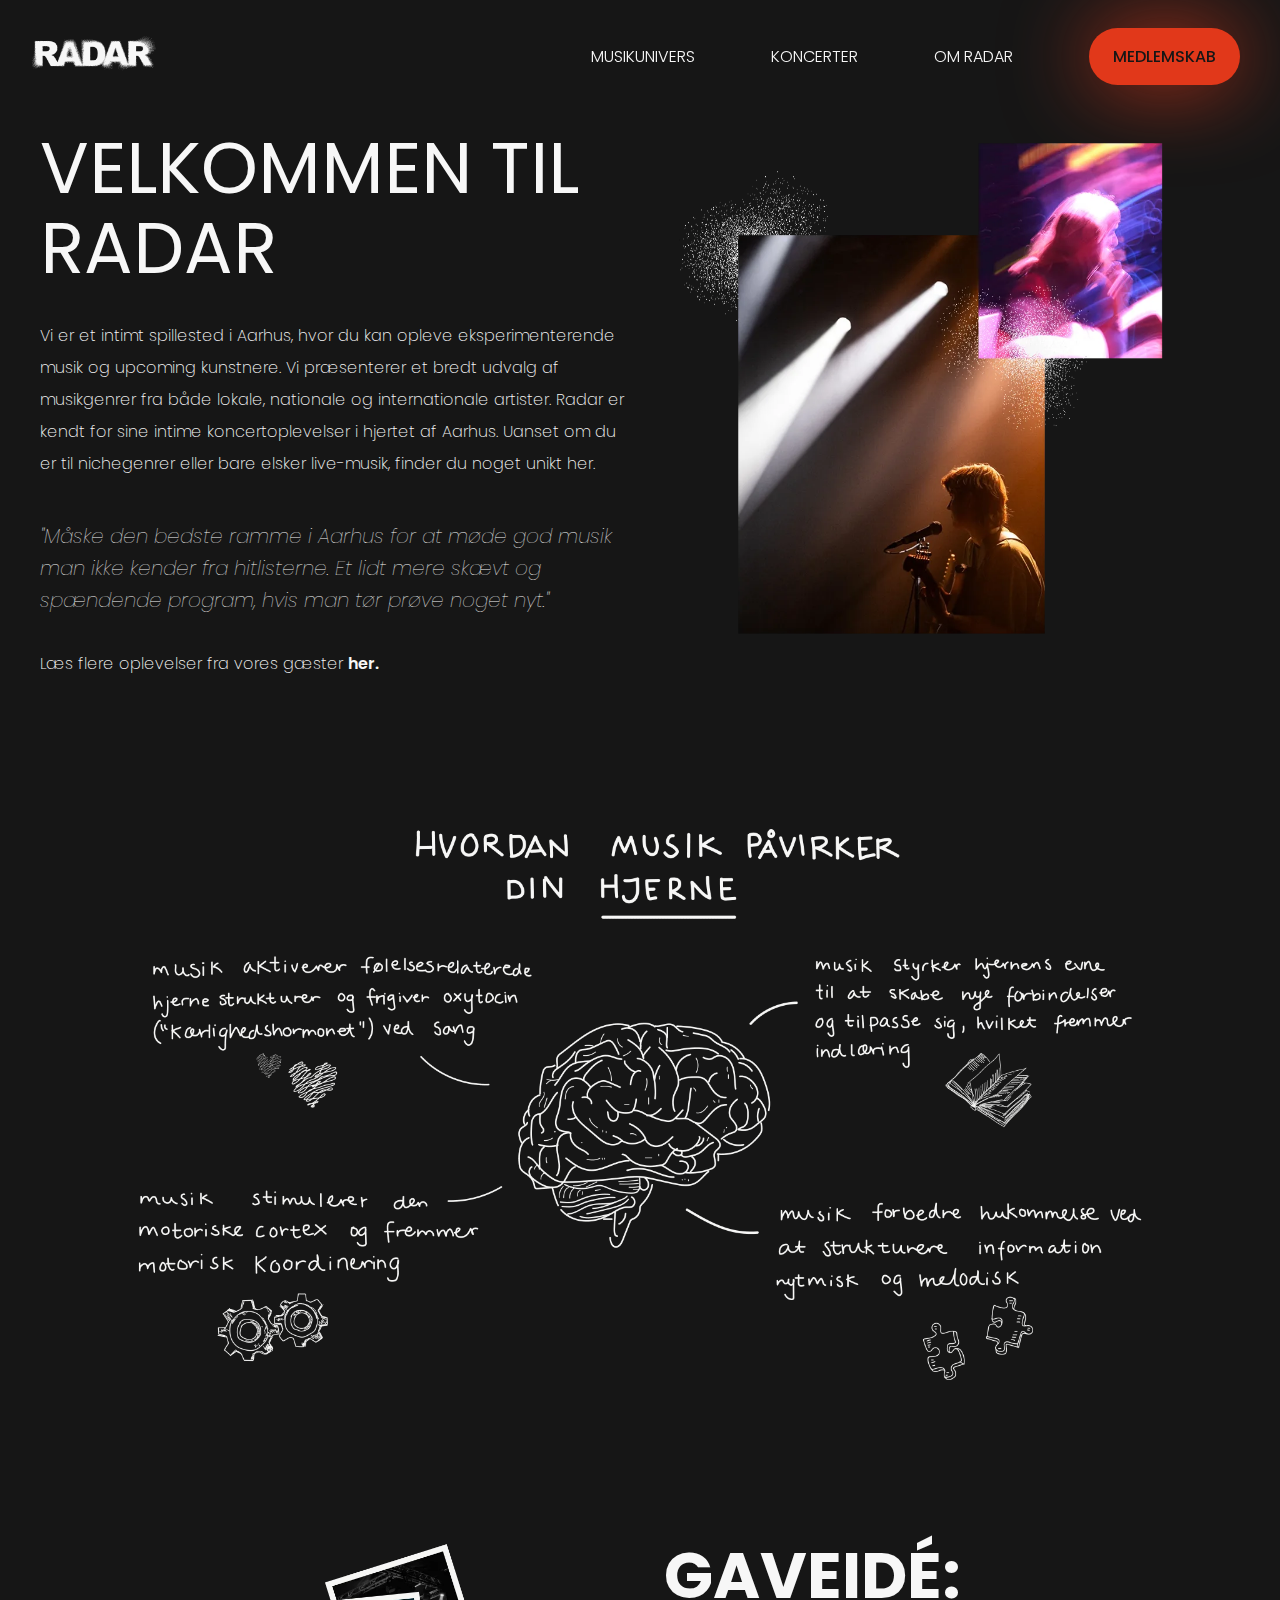
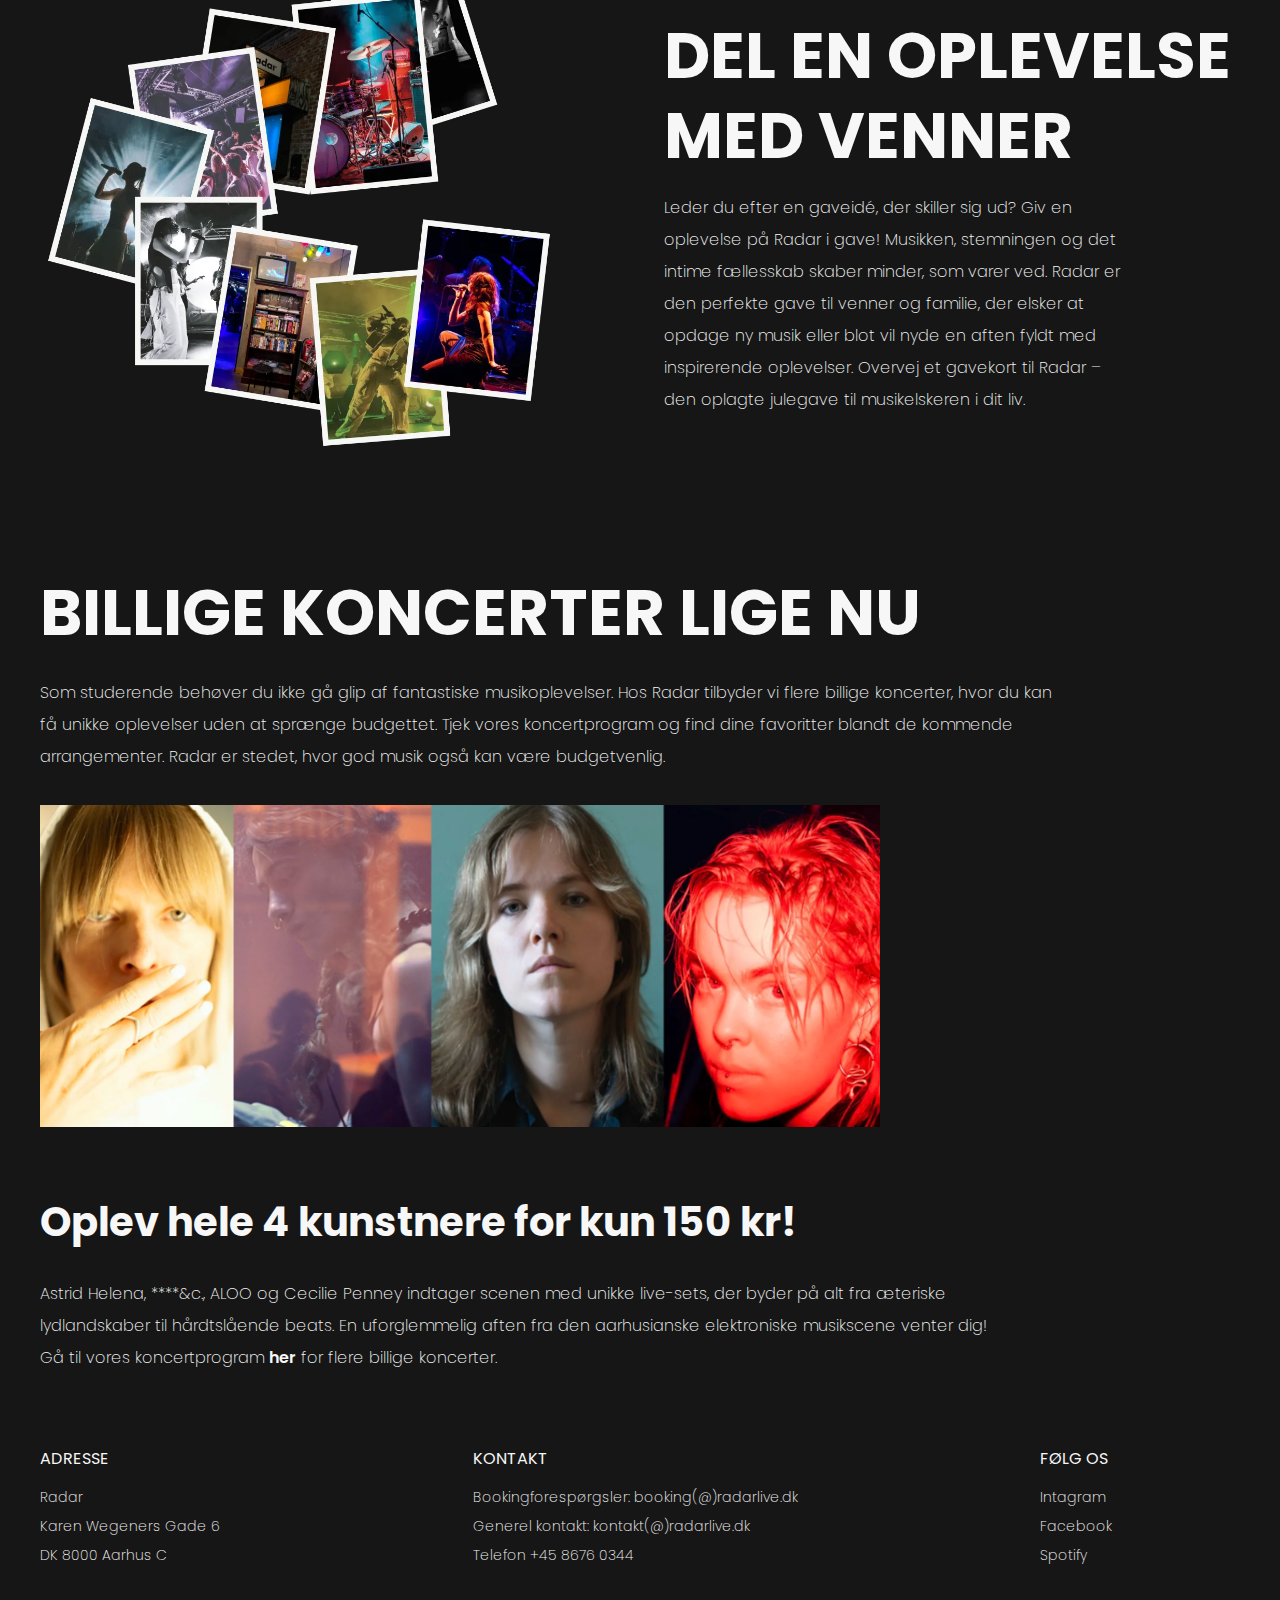
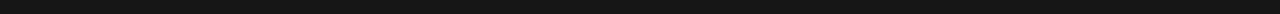
<file: index.html>
<!DOCTYPE html>
<html lang="da">
<head>
    <meta charset="UTF-8">
    <meta name="viewport" content="width=device-width, initial-scale=1.0">
    <meta name="author" content="Malou Bonde Stoustrup">
    <meta name="description" content="Velkommen til Radar – Aarhus’ intime spillested for eksperimenterende musik og upcoming kunstnere. Oplev unikke koncerter, skab minder og bliv en del af fællesskabet. Tjek vores program!">
    <meta name="keywords" content="Hvem er Radar, Intime koncertoplevelser Radar, Aarhus spillested, Radar Aarhus, live musik Aarhus, eksperimenterende musik, upcoming kunstnere, intime koncerter, koncertoplevelser Aarhus, alternativ musikscene, oplev Radar koncerter, unikke koncertoplevelser Aarhus">

    <title>Radar Forside</title>

    <link rel="preconnect" href="https://fonts.googleapis.com">
    <link rel="preconnect" href="https://fonts.gstatic.com" crossorigin>
    <link href="https://fonts.googleapis.com/css2?family=Josefin+Sans:ital,wght@0,100..700;1,100..700&family=Jost:ital,wght@0,100..900;1,100..900&family=Poppins:ital,wght@0,100;0,200;0,300;0,400;0,500;0,600;0,700;0,800;0,900;1,100;1,200;1,300;1,400;1,500;1,600;1,700;1,800;1,900&family=Work+Sans:ital,wght@0,100..900;1,100..900&family=Zilla+Slab:ital,wght@0,300;0,400;0,500;0,600;0,700;1,300;1,400;1,500;1,600;1,700&display=swap" rel="stylesheet">
    
    <link rel="stylesheet" href="https://cdnjs.cloudflare.com/ajax/libs/font-awesome/6.7.1/css/all.min.css" integrity="sha512-5Hs3dF2AEPkpNAR7UiOHba+lRSJNeM2ECkwxUIxC1Q/FLycGTbNapWXB4tP889k5T5Ju8fs4b1P5z/iB4nMfSQ==" crossorigin="anonymous" referrerpolicy="no-referrer">

    <link rel="icon" href="billeder/favicon.webp" type="image/x-icon">

    <link rel="stylesheet" href="css/navbar.css">
    <link rel="stylesheet" href="css/style.css">
    <link rel="stylesheet" href="css/footer.css">

</head>

<body>
    <header>
        <nav class="nav-container">
            <article class="nav-logo">
                <a href="index.html"><img src="billeder/logo.webp" alt="Radar logo"></a>
            </article>

            <!-- checkbox-->
            <input type="checkbox" id="sidebar-active">
            <label for="sidebar-active">
                <svg class="open-sidebar-button" xmlns="http://www.w3.org/2000/svg" height="40px" viewBox="0 -960 960 960" width="40px" fill="#f7f7f7"><path d="M120-240v-80h720v80H120Zm0-200v-80h720v80H120Zm0-200v-80h720v80H120Z"/></svg>
            </label>

            <article class="nav-links-container">
                <label for="sidebar-active">
                    <svg class="close-sidebar-button" xmlns="http://www.w3.org/2000/svg" height="40px" viewBox="0 -960 960 960" width="40px" fill="#f7f7f7"><path d="m256-200-56-56 224-224-224-224 56-56 224 224 224-224 56 56-224 224 224 224-56 56-224-224-224 224Z"/></svg>
                </label>

                <ul class="nav-links">
                    <li class="nav-link-item hvid"><a href="#">MUSIKUNIVERS <i class="fa-solid fa-chevron-down"></i></a>
                        <ul class="dropdown-menu">
                            <li class="dropdown-menu-item"><a href="playlister.html">Playlister</a></li>
                            <li class="dropdown-menu-item"><a href="#">Artistprofiler</a></li>
                            <li class="dropdown-menu-item"><a href="#">Podcasts</a></li>
                            <li class="dropdown-menu-item"><a href="#">Oplevelser fra gæster</a></li>
                        </ul>
                    </li>
                    
                    <li class="nav-link-item hvid"><a href="#">KONCERTER <i class="fa-solid fa-chevron-down"></i></a>
                        <ul class="dropdown-menu">
                            <li class="dropdown-menu-item"><a href="koncertprogram.html">Koncertprogram</a></li>
                            <li class="dropdown-menu-item"><a href="#">Tideligere koncerter</a></li>
                        </ul>
                    </li>

                    <li class="nav-link-item hvid"><a href="#">OM RADAR <i class="fa-solid fa-chevron-down"></i></a>
                        <ul class="dropdown-menu">
                            <li class="dropdown-menu-item"><a href="#">Radars betydning</a></li>
                            <li class="dropdown-menu-item"><a href="#">Bliv frivillig</a></li>
                            <li class="dropdown-menu-item"><a href="#">Vores partnere</a></li>
                            <li class="dropdown-menu-item"><a href="#">Find os på</a></li>
                        </ul>
                    </li>
                    <li class="nav-link-item orange-knap"><a href="medlemskab.html">MEDLEMSKAB</a></li>
                </ul>
            </article>
        </nav>
    </header>
   
    <main>

        <section class="grid-container-1">

            <article class="intro-overskrift">
                <h1>VELKOMMEN TIL RADAR</h1>
            </article>

            <article class="velkommen-text">
                <aside class="text intro-text">
                    <p>Vi er et intimt spillested i Aarhus, hvor du kan opleve eksperimenterende musik og upcoming kunstnere. Vi præsenterer et bredt udvalg af musikgenrer fra både lokale, nationale og internationale artister. Radar er kendt for sine intime koncertoplevelser i hjertet af Aarhus. Uanset om du er til nichegenrer eller bare elsker live-musik, finder du noget unikt her. </p> 
                </aside>
                
                <aside class="text quote">
                    <p>"Måske den bedste ramme i Aarhus for at møde god musik man ikke kender fra hitlisterne. Et lidt mere skævt og spændende program, hvis man tør prøve noget nyt."
                    </p>
                </aside>

                <aside class="text guest-link">
                    <p>Læs flere oplevelser fra vores gæster <a class="link" href="#">her.</a></p>
                </aside>
            </article>
            
            <article class="intro-image">
                <img class="to-billeder" src="billeder/forside/intro-billeder.webp" alt="Billede af en der synger koncert, og e† mere abstrakt billede i en pink neonfarve" width="200" height="300">
            </article>

        </section>

        <section class="infographic">
            <article>
                <img class="infographic-billede" src="billeder/forside/infographic.webp" alt="Infographic om hvordan musik påvirker din hjerne">
            </article>
        </section>

        <section class="grid-container-2">
            
            <article class="gaveide-overskrift">
            <h2 class="overskrift-gave">GAVEIDÉ: <br class="linjeskift"> DEL EN OPLEVELSE MED VENNER</h2>
            </article>

            <article class="gaveide-image">
                <img class="collage" src="billeder/forside/foto-samling.webp" 
                alt="Samling af fotos fra Radar koncerter">
            </article>
        
            <article class="text gaveide-text">
            <p>Leder du efter en gaveidé, der skiller sig ud? Giv en oplevelse på Radar i gave! Musikken, stemningen og det intime fællesskab skaber minder, som varer ved. Radar er den perfekte gave til venner og familie, der elsker at opdage ny musik eller blot vil nyde en aften fyldt med inspirerende oplevelser. Overvej et gavekort til Radar – den oplagte julegave til musikelskeren i dit liv.</p>
            </article>
        </section>


        <section class="koncertoplevelser">

            <h2 class="koncert-overskrift">BILLIGE KONCERTER LIGE NU</h2>

            <article class="text koncert-text">
                <p  class="light">Som studerende behøver du ikke gå glip af fantastiske musikoplevelser. Hos Radar tilbyder vi flere billige koncerter, hvor du kan få unikke oplevelser uden at sprænge budgettet. Tjek vores koncertprogram og find dine favoritter blandt de kommende arrangementer. Radar er stedet, hvor god musik også kan være budgetvenlig.</p>
            </article>

            <article class="koncert-image">
                <a class="link" href="koncertprogram.html"><img class="koncert-billede" src="billeder/forside/kunstnere.webp" alt="Billeder af kunstnere på Radar"></a>
            </article>

            <article class="text koncert-highlight">
                <h3 class="highlight-overskrift">Oplev hele 4 kunstnere for kun 150 kr!</h3>
                <p class="light">Astrid Helena, ****&c., ALOO og Cecilie Penney indtager scenen med unikke live-sets, der byder på alt fra æteriske lydlandskaber til hårdtslående beats. En uforglemmelig aften fra den aarhusianske elektroniske musikscene venter dig! 
                    <br>
                Gå til vores koncertprogram <a class="link" href="koncertprogram.html">her</a> for flere billige koncerter.
                </p>
            </article>
        </section>

    </main>

    <footer>
        <article class="adresse">
            <h4>ADRESSE</h4>
            <ul>
                <li>Radar</li>
                <li>Karen Wegeners Gade 6</li>
                <li>DK 8000 Aarhus C</li>
            </ul>
        </article>

        <article class="kontakt">
            <h4>KONTAKT</h4>
            <ul>
                <li>Bookingforespørgsler: booking(@)radarlive.dk</li>
                <li>Generel kontakt: kontakt(@)radarlive.dk</li>
                <li>Telefon +45 8676 0344</li>
            </ul>
        </article>

        <article class="følg-os">
            <h4>FØLG OS</h4>
            <ul>
                <li><a href="https://www.instagram.com/radarlive/" target="_blank" rel="noopener noreferrer">Intagram</a></li>
                <li><a href="https://www.facebook.com/radarlive" target="_blank" rel="noopener noreferrer">Facebook</a></li>
                <li><a href="https://open.spotify.com/user/radarlive" target="_blank" rel="noopener noreferrer">Spotify</a></li>
            </ul>
        </article>

    </footer>
    
</body>
</html>
</file>
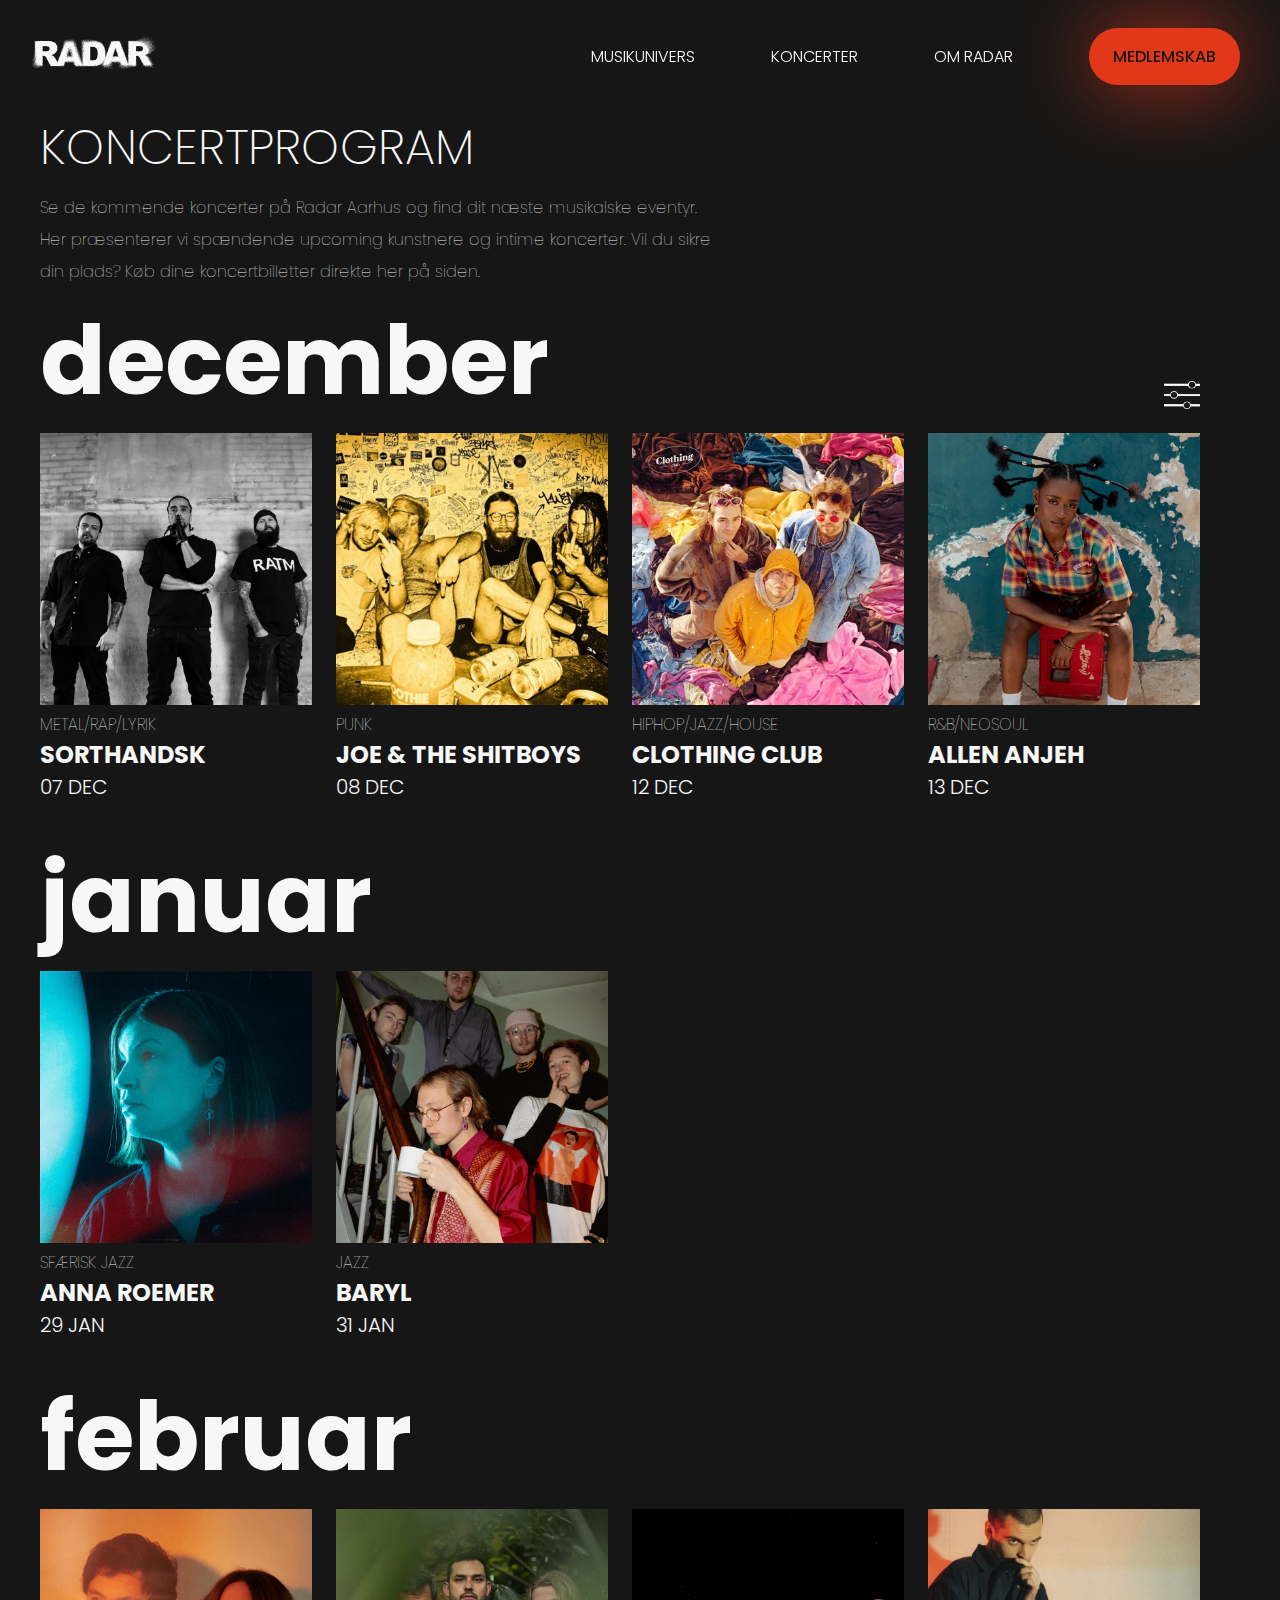
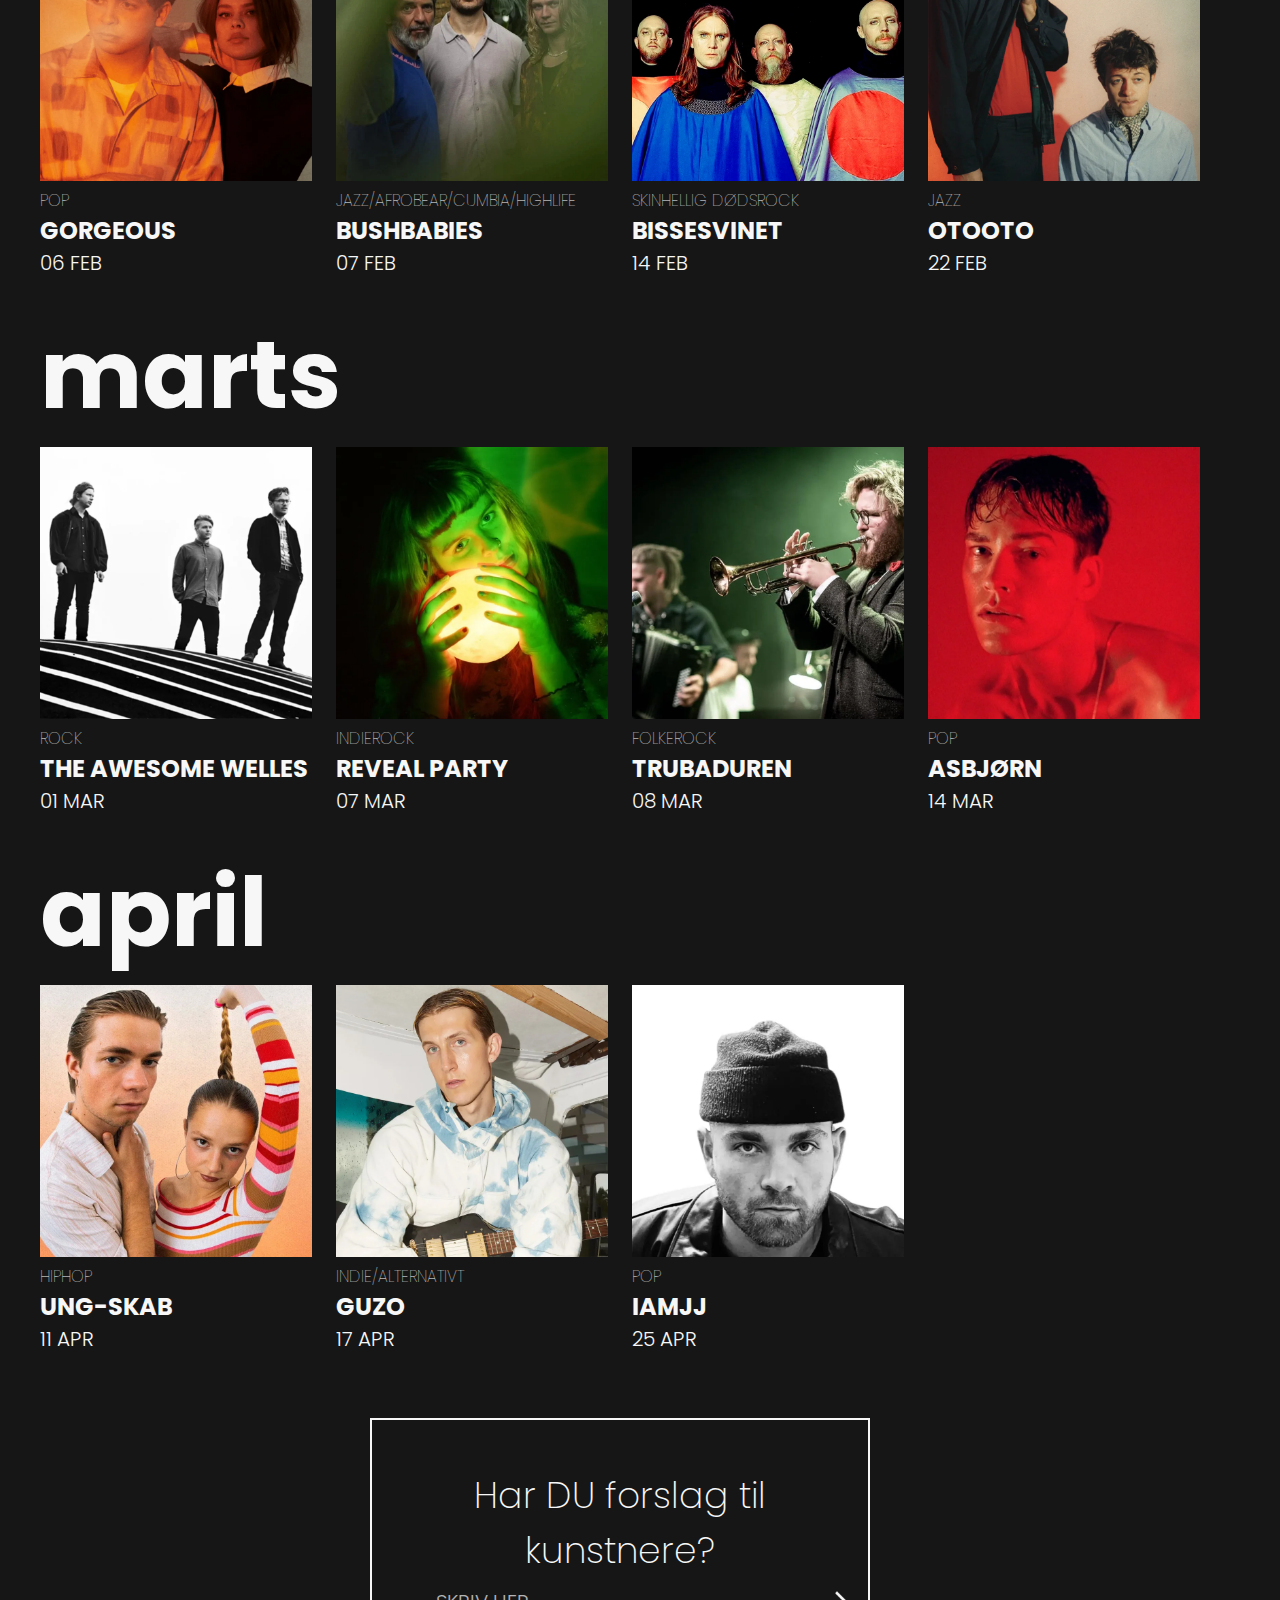
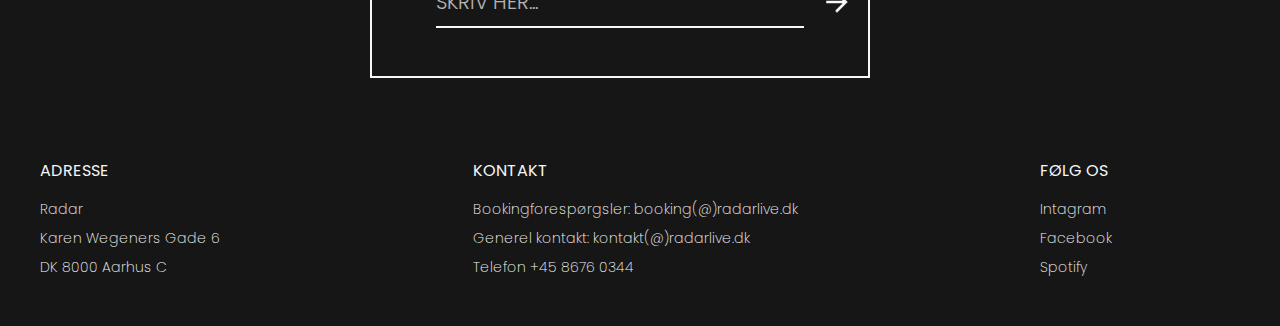
<file: koncertprogram.html>
<!DOCTYPE html>
<html lang="da">
<head>
    <meta charset="UTF-8">
    <meta name="viewport" content="width=device-width, initial-scale=1.0">
    <meta name="author" content="Malou Bonde Stoustrup">
    <meta name="description" content= "Se de kommende koncerter på Radar i Aarhus. Oplev spændende upcoming kunstnere og intime musikoplevelser. Køb dine billetter direkte her og sikre din plads!">
    <meta name="keywords" content="kommende koncerter Radar Aarhus, køb koncertbilletter Aarhus Radar Aarhus, koncertbilletter Aarhus, intime koncerter, live musik events, upcoming kunstnere, koncertprogram Radar, musikoplevelser Aarhus, Radar billetkøb, Radar lineup, Koncerter i Aarhus">

    <title>Radar Koncertprogram</title>

    <link rel="preconnect" href="https://fonts.googleapis.com">
    <link rel="preconnect" href="https://fonts.gstatic.com" crossorigin>
    <link href="https://fonts.googleapis.com/css2?family=Josefin+Sans:ital,wght@0,100..700;1,100..700&family=Jost:ital,wght@0,100..900;1,100..900&family=Poppins:ital,wght@0,100;0,200;0,300;0,400;0,500;0,600;0,700;0,800;0,900;1,100;1,200;1,300;1,400;1,500;1,600;1,700;1,800;1,900&family=Work+Sans:ital,wght@0,100..900;1,100..900&family=Zilla+Slab:ital,wght@0,300;0,400;0,500;0,600;0,700;1,300;1,400;1,500;1,600;1,700&display=swap" rel="stylesheet">

    <link rel="stylesheet" href="https://cdnjs.cloudflare.com/ajax/libs/font-awesome/6.7.1/css/all.min.css" integrity="sha512-5Hs3dF2AEPkpNAR7UiOHba+lRSJNeM2ECkwxUIxC1Q/FLycGTbNapWXB4tP889k5T5Ju8fs4b1P5z/iB4nMfSQ==" crossorigin="anonymous" referrerpolicy="no-referrer">

    <link rel="icon" href="billeder/favicon.webp" type="image/x-icon">

    <link rel="stylesheet" href="css/navbar.css">
    <link rel="stylesheet" href="css/koncertprogram.css">
    <link rel="stylesheet" href="css/footer.css">
</head>

<body>
    <header>
        <nav class="nav-container">
            <article class="nav-logo">
                <a href="index.html"><img src="billeder/logo.webp" alt="Radar logo"></a>
            </article>

            <!-- checkbox-->
            <input type="checkbox" id="sidebar-active">
            <label for="sidebar-active">
                <svg class="open-sidebar-button" xmlns="http://www.w3.org/2000/svg" height="40px" viewBox="0 -960 960 960" width="40px" fill="#f7f7f7"><path d="M120-240v-80h720v80H120Zm0-200v-80h720v80H120Zm0-200v-80h720v80H120Z"/></svg>
            </label>

            <article class="nav-links-container">
                <label for="sidebar-active">
                    <svg class="close-sidebar-button" xmlns="http://www.w3.org/2000/svg" height="40px" viewBox="0 -960 960 960" width="40px" fill="#f7f7f7"><path d="m256-200-56-56 224-224-224-224 56-56 224 224 224-224 56 56-224 224 224 224-56 56-224-224-224 224Z"/></svg>
                </label>

                <ul class="nav-links">
                    <li class="nav-link-item hvid"><a href="#">MUSIKUNIVERS <i class="fa-solid fa-chevron-down"></i></a>
                        <ul class="dropdown-menu">
                            <li class="dropdown-menu-item"><a href="playlister.html">Playlister</a></li>
                            <li class="dropdown-menu-item"><a href="#">Artistprofiler</a></li>
                            <li class="dropdown-menu-item"><a href="#">Podcasts</a></li>
                            <li class="dropdown-menu-item"><a href="#">Oplevelser fra gæster</a></li>
                        </ul>
                    </li>
                    
                    <li class="nav-link-item hvid"><a href="#">KONCERTER <i class="fa-solid fa-chevron-down"></i></a>
                        <ul class="dropdown-menu">
                            <li class="dropdown-menu-item"><a href="koncertprogram.html">Koncertprogram</a></li>
                            <li class="dropdown-menu-item"><a href="#">Tideligere koncerter</a></li>
                        </ul>
                    </li>

                    <li class="nav-link-item hvid"><a href="#">OM RADAR <i class="fa-solid fa-chevron-down"></i></a>
                        <ul class="dropdown-menu">
                            <li class="dropdown-menu-item"><a href="#">Radars betydning</a></li>
                            <li class="dropdown-menu-item"><a href="#">Bliv frivillig</a></li>
                            <li class="dropdown-menu-item"><a href="#">Vores partnere</a></li>
                            <li class="dropdown-menu-item"><a href="#">Find os på</a></li>
                        </ul>
                    </li>
                    <li class="nav-link-item orange-knap"><a href="medlemskab.html">MEDLEMSKAB</a></li>
                </ul>
            </article>
        </nav>
    </header>

    <main>
        <section class="program-header">
            <h1>KONCERTPROGRAM</h1>
            <p>Se de kommende koncerter på Radar Aarhus og find dit næste musikalske eventyr.
            Her præsenterer vi spændende upcoming kunstnere og intime koncerter.
            Vil du sikre din plads? Køb dine koncertbilletter direkte her på siden.</p>
        </section>
    
        <section class="month">
            <section class="overskrift-grid">
            <h2 class="month-title">december</h2>
            <article class="icon-box">
                <img src="billeder/koncertprogram/filter.webp" loading="lazy" alt="Filter" class="filter-icon">
            </article>
            </section>

            <section class="concert-grid">
                <article class="concert">
                    <img src="billeder/koncertprogram/december/dec-1.webp" loading="lazy" alt="Sorthandsk" width="300" height="300" sizes="(max-width: 600px) 100vw, 50vw" >
                    <aside class="concert-info">
                        <p class="genre">METAL/RAP/LYRIK</p>
                        <h3 class="concert-name">Sorthandsk</h3>
                        <p class="date">07 DEC</p>
                    </aside>
                </article>

                <article class="concert">
                    <img src="billeder/koncertprogram/december/dec-2.webp" loading="lazy" alt="Joe & The Shitboys" width="300" height="300" sizes="(max-width: 600px) 100vw, 50vw" >
                    <aside class="concert-info">
                        <p class="genre">PUNK</p>
                        <h3 class="concert-name">Joe & The Shitboys</h3>
                        <p class="date">08 DEC</p>
                    </aside>
                </article>

                <article class="concert">
                    <img src="billeder/koncertprogram/december/dec-3.webp" loading="lazy" alt="Clothing Club" width="300" height="300" sizes="(max-width: 600px) 100vw, 50vw" >
                    <aside class="concert-info">
                        <p class="genre">HIPHOP/JAZZ/HOUSE</p>
                        <h3 class="concert-name">Clothing Club</h3>
                        <p class="date">12 DEC</p>
                    </aside>
                </article>

                <article class="concert">
                    <img src="billeder/koncertprogram/december/dec-4.webp" loading="lazy" alt="Allen Anjeh" width="300" height="300" sizes="(max-width: 600px) 100vw, 50vw" >
                    <aside class="concert-info">
                        <p class="genre">R&B/NEOSOUL</p>
                        <h3 class="concert-name">Allen Anjeh</h3>
                        <p class="date">13 DEC</p>
                    </aside>
                </article>
            </section>
        </section>
    

        <section class="month">
            <h2 class="month-title space">januar</h2>
            <section class="concert-grid">
                <article class="concert">
                    <img src="billeder/koncertprogram/januar/jan-1.webp" loading="lazy" alt="Anna Roemer" width="300" height="300" sizes="(max-width: 600px) 100vw, 50vw" >
                    <aside class="concert-info">
                        <p class="genre">SFÆRISK JAZZ</p>
                        <h3 class="concert-name">Anna Roemer</h3>
                        <p class="date">29 JAN</p>
                    </aside>
                </article>

                <article class="concert">
                    <img src="billeder/koncertprogram/januar/jan-2.webp" loading="lazy" alt="Baryl" width="300" height="300" sizes="(max-width: 600px) 100vw, 50vw" >
                    <aside class="concert-info">
                        <p class="genre">JAZZ</p>
                        <h3 class="concert-name">Baryl</h3>
                        <p class="date">31 JAN</p>
                    </aside>
                </article>
            </section>
        </section> 
        

        <section class="month">
            <h2 class="month-title space">februar</h2>
            <section class="concert-grid">
                <article class="concert">
                    <img src="billeder/koncertprogram/februar/feb-1.webp" loading="lazy" alt="Gorgeous" width="300" height="300" sizes="(max-width: 600px) 100vw, 50vw" >
                    <aside class="concert-info">
                        <p class="genre">POP</p>
                        <h3 class="concert-name">Gorgeous</h3>
                        <p class="date">06 FEB</p>
                    </aside>
                </article>

                <article class="concert">
                    <img src="billeder/koncertprogram/februar/feb-2.webp" loading="lazy" alt="Bushbabies" width="300" height="300" sizes="(max-width: 600px) 100vw, 50vw" >
                    <aside class="concert-info">
                        <p class="genre text-wrapper">JAZZ/AFROBEAR/CUMBIA/HIGHLIFE</p>
                        <h3 class="concert-name">Bushbabies</h3>
                        <p class="date">07 FEB</p>
                    </aside>
                </article>

                <article class="concert">
                    <img src="billeder/koncertprogram/februar/feb-3.webp" loading="lazy" alt="Bissesvinet" width="300" height="300" sizes="(max-width: 600px) 100vw, 50vw" >
                    <aside class="concert-info">
                        <p class="genre">SKINHELLIG DØDSROCK</p>
                        <h3 class="concert-name">Bissesvinet</h3>
                        <p class="date">14 FEB</p>
                    </aside>
                </article>

                <article class="concert">
                    <img src="billeder/koncertprogram/februar/feb-4.webp" loading="lazy" alt="OTOOTO" width="300" height="300" sizes="(max-width: 600px) 100vw, 50vw" >
                    <aside class="concert-info">
                        <p class="genre">JAZZ</p>
                        <h3 class="concert-name">OTOOTO</h3>
                        <p class="date">22 FEB</p>
                    </aside>
                </article>
            </section>
        </section> 

        <section class="month">
            <h2 class="month-title space">marts</h2>
            <section class="concert-grid">
                <article class="concert">
                    <img src="billeder/koncertprogram/marts/mar-1.webp" loading="lazy" alt="The awesome welles" width="300" height="300" sizes="(max-width: 600px) 100vw, 50vw" >
                    <aside class="concert-info">
                        <p class="genre">ROCK</p>
                        <h3 class="concert-name">The awesome welles</h3>
                        <p class="date">01 MAR</p>
                    </aside>
                </article>

                <article class="concert">
                    <img src="billeder/koncertprogram/marts/mar-2.webp" loading="lazy" alt="Reveal party" width="300" height="300" sizes="(max-width: 600px) 100vw, 50vw" >
                    <aside class="concert-info">
                        <p class="genre">INDIEROCK</p>
                        <h3 class="concert-name">Reveal Party</h3>
                        <p class="date">07 MAR</p>
                    </aside>
                </article>

                <article class="concert">
                    <img src="billeder/koncertprogram/marts/mar-3.webp" loading="lazy" alt="Trubaduren" width="300" height="300" sizes="(max-width: 600px) 100vw, 50vw">
                    <aside class="concert-info">
                        <p class="genre">FOLKEROCK</p>
                        <h3 class="concert-name">Trubaduren</h3>
                        <p class="date">08 MAR</p>
                    </aside>
                </article>

                <article class="concert">
                    <img src="billeder/koncertprogram/marts/mar-4.webp" loading="lazy" alt="Asbjørn" width="300" height="300" sizes="(max-width: 600px) 100vw, 50vw" >
                    <aside class="concert-info">
                        <p class="genre">POP</p>
                        <h3 class="concert-name">Asbjørn</h3>
                        <p class="date">14 MAR</p>
                    </aside>
                </article>
            </section>
        </section> 

        <section class="month">
            <h2 class="month-title space">april</h2>
            <section class="concert-grid">
                <article class="concert">
                    <img src="billeder/koncertprogram/april/apr-1.webp" loading="lazy" alt="Ung-skab" width="300" height="300" sizes="(max-width: 600px) 100vw, 50vw" >
                    <aside class="concert-info">
                        <p class="genre">HIPHOP</p>
                        <h3 class="concert-name">Ung-skab</h3>
                        <p class="date">11 APR</p>
                    </aside>
                </article>

                <article class="concert">
                    <img src="billeder/koncertprogram/april/apr-2.webp" loading="lazy" alt="Guzo" width="300" height="300" sizes="(max-width: 600px) 100vw, 50vw" >
                    <aside class="concert-info">
                        <p class="genre">INDIE/ALTERNATIVT</p>
                        <h3 class="concert-name">Guzo</h3>
                        <p class="date">17 APR</p>
                    </aside>
                </article>

                <article class="concert">
                    <img src="billeder/koncertprogram/april/apr-3.webp" loading="lazy" alt="IAMJJ" width="300" height="300" sizes="(max-width: 600px) 100vw, 50vw" >
                    <aside class="concert-info">
                        <p class="genre">POP</p>
                        <h3 class="concert-name">IAMJJ</h3>
                        <p class="date">25 APR</p>
                    </aside>
                </article>
            </section>
        </section> 

        <section class="container-til-boks">
        <article class="suggestions-box">
                <h3 class="forslag-overskrift">Har DU forslag til <br> kunstnere?</h3>
                <form action="mailto:malou.stoustrup@gmail.com" method="post" enctype="text/plain">
                    <aside class="input-container">
                        <input type="text" placeholder="SKRIV HER..." name="suggestion">
                        <button type="submit">
                            <img class="pil" src="billeder/arrow.webp" alt="Send">
                        </button>
                    </aside>
                </form>
            </article>
        </section>

    </main>
        <footer>
            <article class="adresse">
                <h4>ADRESSE</h4>
                <ul>
                    <li>Radar</li>
                    <li>Karen Wegeners Gade 6</li>
                    <li>DK 8000 Aarhus C</li>
                </ul>
            </article>
    
            <article class="kontakt">
                <h4>KONTAKT</h4>
                <ul>
                    <li>Bookingforespørgsler: booking(@)radarlive.dk</li>
                    <li>Generel kontakt: kontakt(@)radarlive.dk</li>
                    <li>Telefon +45 8676 0344</li>
                </ul>
            </article>
    
            <article class="følg-os">
                <h4>FØLG OS</h4>
                <ul>
                    <li><a href="https://www.instagram.com/radarlive/" target="_blank" rel="noopener noreferrer">Intagram</a></li>
                    <li><a href="https://www.facebook.com/radarlive" target="_blank" rel="noopener noreferrer">Facebook</a></li>
                    <li><a href="https://open.spotify.com/user/radarlive" target="_blank" rel="noopener noreferrer">Spotify</a></li>
                </ul>
            </article>
        </footer>
</body>
</html>
</file>
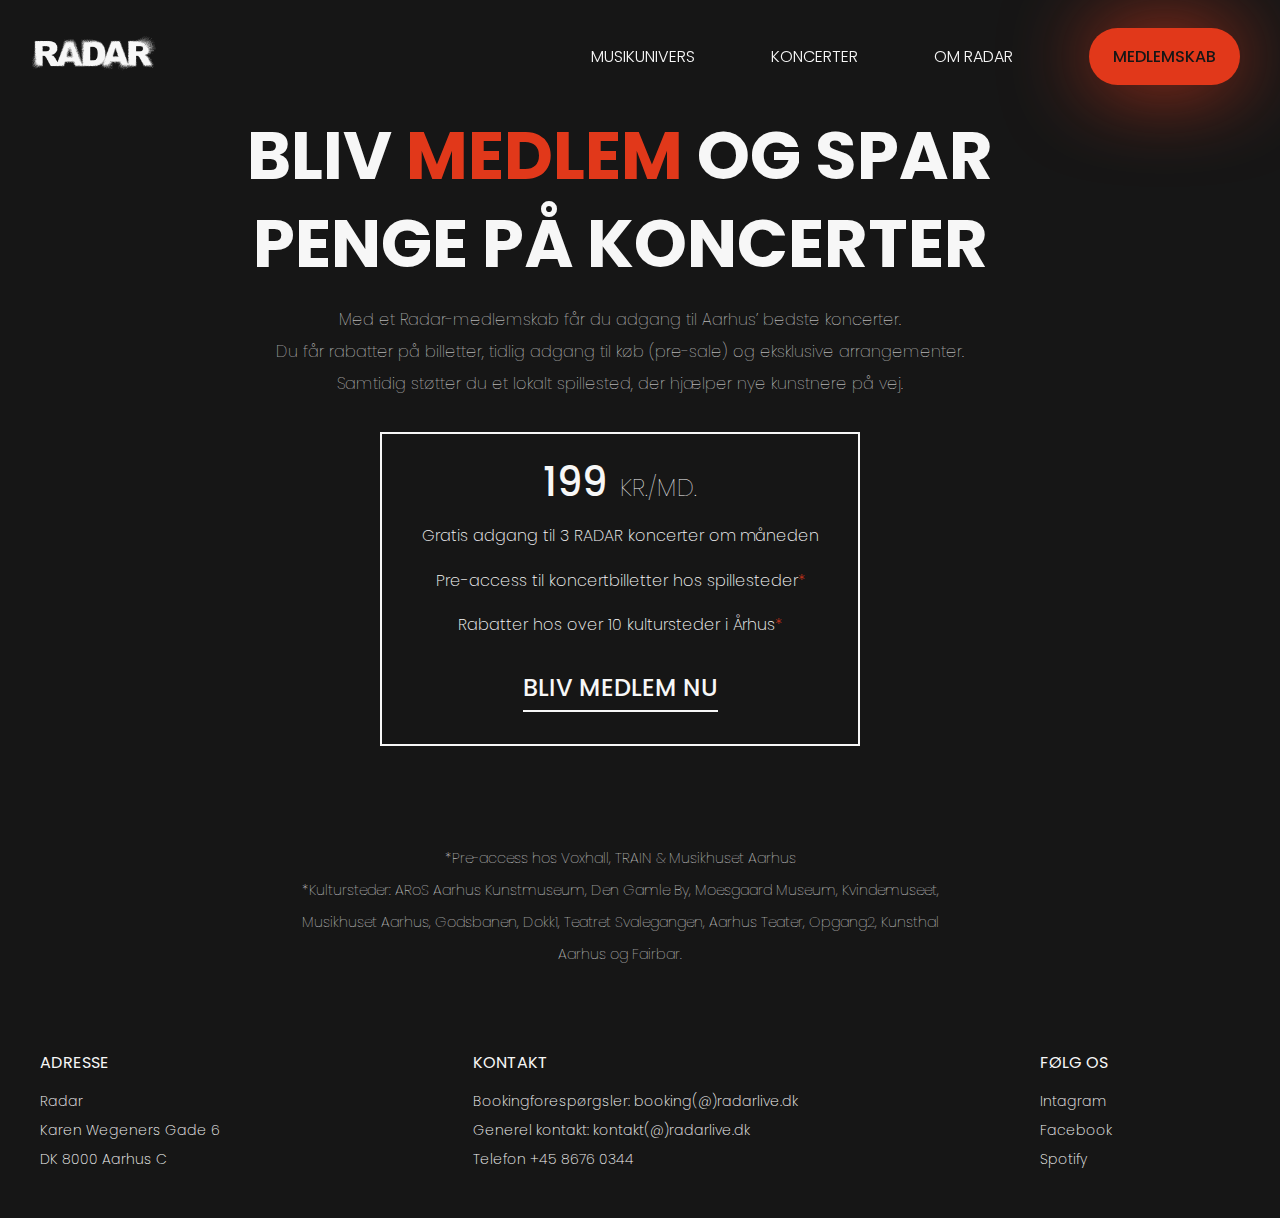
<file: medlemskab.html>
<!DOCTYPE html>
<html lang="da">
<head>
    <meta charset="UTF-8">
    <meta name="viewport" content="width=device-width, initial-scale=1.0">
    <meta name="author" content="Malou Bonde Stoustrup">
    <meta name="description" content= "Bliv medlem af Radar og spar penge på koncerter i Aarhus. Få rabatter, tidlig adgang til billetter og støt det lokale musikmiljø. Oplev eksklusive arrangementer!"">
    <meta name="keywords" content="Radar medlemskab, Rabatter på koncertbilletter i Aarhus, koncert rabat Aarhus, støtte lokale kunstnere, pre-sale billetter, eksklusive arrangementer Aarhus, musikfællesskab Aarhus, medlem koncertfordele, alternative koncerter, støt Radar som medlem">

    <title>Radar Medlemskab</title>

    <link rel="preconnect" href="https://fonts.googleapis.com">
    <link rel="preconnect" href="https://fonts.gstatic.com" crossorigin>
    <link href="https://fonts.googleapis.com/css2?family=Josefin+Sans:ital,wght@0,100..700;1,100..700&family=Jost:ital,wght@0,100..900;1,100..900&family=Poppins:ital,wght@0,100;0,200;0,300;0,400;0,500;0,600;0,700;0,800;0,900;1,100;1,200;1,300;1,400;1,500;1,600;1,700;1,800;1,900&family=Work+Sans:ital,wght@0,100..900;1,100..900&family=Zilla+Slab:ital,wght@0,300;0,400;0,500;0,600;0,700;1,300;1,400;1,500;1,600;1,700&display=swap" rel="stylesheet">

    <link rel="stylesheet" href="https://cdnjs.cloudflare.com/ajax/libs/font-awesome/6.7.1/css/all.min.css" integrity="sha512-5Hs3dF2AEPkpNAR7UiOHba+lRSJNeM2ECkwxUIxC1Q/FLycGTbNapWXB4tP889k5T5Ju8fs4b1P5z/iB4nMfSQ==" crossorigin="anonymous" referrerpolicy="no-referrer">

    <link rel="icon" href="billeder/favicon.webp" type="image/x-icon">

    <link rel="stylesheet" href="css/navbar.css">
    <link rel="stylesheet" href="css/medlemskab.css">
    <link rel="stylesheet" href="css/footer.css">
    
</head>
<body>
    <header>
        <nav class="nav-container">
            <article class="nav-logo">
                <a href="index.html"><img src="billeder/logo.webp" alt="Radar logo"></a>
            </article>

            <!-- checkbox-->
            <input type="checkbox" id="sidebar-active">
            <label for="sidebar-active">
                <svg class="open-sidebar-button" xmlns="http://www.w3.org/2000/svg" height="40px" viewBox="0 -960 960 960" width="40px" fill="#f7f7f7"><path d="M120-240v-80h720v80H120Zm0-200v-80h720v80H120Zm0-200v-80h720v80H120Z"/></svg>
            </label>

            <article class="nav-links-container">
                <label for="sidebar-active">
                    <svg class="close-sidebar-button" xmlns="http://www.w3.org/2000/svg" height="40px" viewBox="0 -960 960 960" width="40px" fill="#f7f7f7"><path d="m256-200-56-56 224-224-224-224 56-56 224 224 224-224 56 56-224 224 224 224-56 56-224-224-224 224Z"/></svg>
                </label>

                <ul class="nav-links">
                    <li class="nav-link-item hvid"><a href="#">MUSIKUNIVERS <i class="fa-solid fa-chevron-down"></i></a>
                        <ul class="dropdown-menu">
                            <li class="dropdown-menu-item"><a href="playlister.html">Playlister</a></li>
                            <li class="dropdown-menu-item"><a href="#">Artistprofiler</a></li>
                            <li class="dropdown-menu-item"><a href="#">Podcasts</a></li>
                            <li class="dropdown-menu-item"><a href="#">Oplevelser fra gæster</a></li>
                        </ul>
                    </li>
                    
                    <li class="nav-link-item hvid"><a href="#">KONCERTER <i class="fa-solid fa-chevron-down"></i></a>
                        <ul class="dropdown-menu">
                            <li class="dropdown-menu-item"><a href="koncertprogram.html">Koncertprogram</a></li>
                            <li class="dropdown-menu-item"><a href="#">Tideligere koncerter</a></li>
                        </ul>
                    </li>

                    <li class="nav-link-item hvid"><a href="#">OM RADAR <i class="fa-solid fa-chevron-down"></i></a>
                        <ul class="dropdown-menu">
                            <li class="dropdown-menu-item"><a href="#">Radars betydning</a></li>
                            <li class="dropdown-menu-item"><a href="#">Bliv frivillig</a></li>
                            <li class="dropdown-menu-item"><a href="#">Vores partnere</a></li>
                            <li class="dropdown-menu-item"><a href="#">Find os på</a></li>
                        </ul>
                    </li>
                    <li class="nav-link-item orange-knap"><a href="medlemskab.html">MEDLEMSKAB</a></li>
                </ul>
            </article>
        </nav>
    </header>
    <main class="indhold">
        <section class="medlemskab-section">
            <h1>BLIV <span class="orange">MEDLEM</span> OG SPAR <br class="brud"> PENGE PÅ KONCERTER</h1>
            <p class="medlemskab-description">
                Med et Radar-medlemskab får du adgang til Aarhus’ bedste koncerter. <br>
                Du får rabatter på billetter, tidlig adgang til køb (pre-sale) og eksklusive arrangementer.<br> 
                Samtidig støtter du et lokalt spillested, der hjælper nye kunstnere på vej.
            </p>
    
            <article class="medlemskab-box">
                <p><strong>199</strong> <span class="pris">KR./MD.</span></p>
                <p>Gratis adgang til 3 RADAR koncerter om måneden</p>
                <p>Pre-access til koncertbilletter hos spillesteder<span class="orange">*</span></p>
                <p>Rabatter hos over 10 kultursteder i Århus<span class="orange">*</span></p>
                <button class="cta-button">BLIV MEDLEM NU</button>
            </article>

            <article class="details-box">
                <aside class="detaljer">
                    <p>
                        *Pre-access hos Voxhall, TRAIN & Musikhuset Aarhus <br>
                        *Kultursteder: ARoS Aarhus Kunstmuseum, Den Gamle By, Moesgaard Museum, Kvindemuseet, Musikhuset Aarhus, Godsbanen, Dokk1, Teatret Svalegangen, Aarhus Teater, Opgang2, Kunsthal Aarhus og Fairbar.
                    </p>
                </aside>
            </article>
        </section>
    </main>

    <footer>
        <article class="adresse">
            <h4>ADRESSE</h4>
            <ul>
                <li>Radar</li>
                <li>Karen Wegeners Gade 6</li>
                <li>DK 8000 Aarhus C</li>
            </ul>
        </article>

        <article class="kontakt">
            <h4>KONTAKT</h4>
            <ul>
                <li>Bookingforespørgsler: booking(@)radarlive.dk</li>
                <li>Generel kontakt: kontakt(@)radarlive.dk</li>
                <li>Telefon +45 8676 0344</li>
            </ul>
        </article>

        <article class="følg-os">
            <h4>FØLG OS</h4>
            <ul>
                <li><a href="https://www.instagram.com/radarlive/" target="_blank" rel="noopener noreferrer">Intagram</a></li>
                <li><a href="https://www.facebook.com/radarlive" target="_blank" rel="noopener noreferrer">Facebook</a></li>
                <li><a href="https://open.spotify.com/user/radarlive" target="_blank" rel="noopener noreferrer">Spotify</a></li>
            </ul>
        </article>

    </footer>
</body>
</html>
</file>
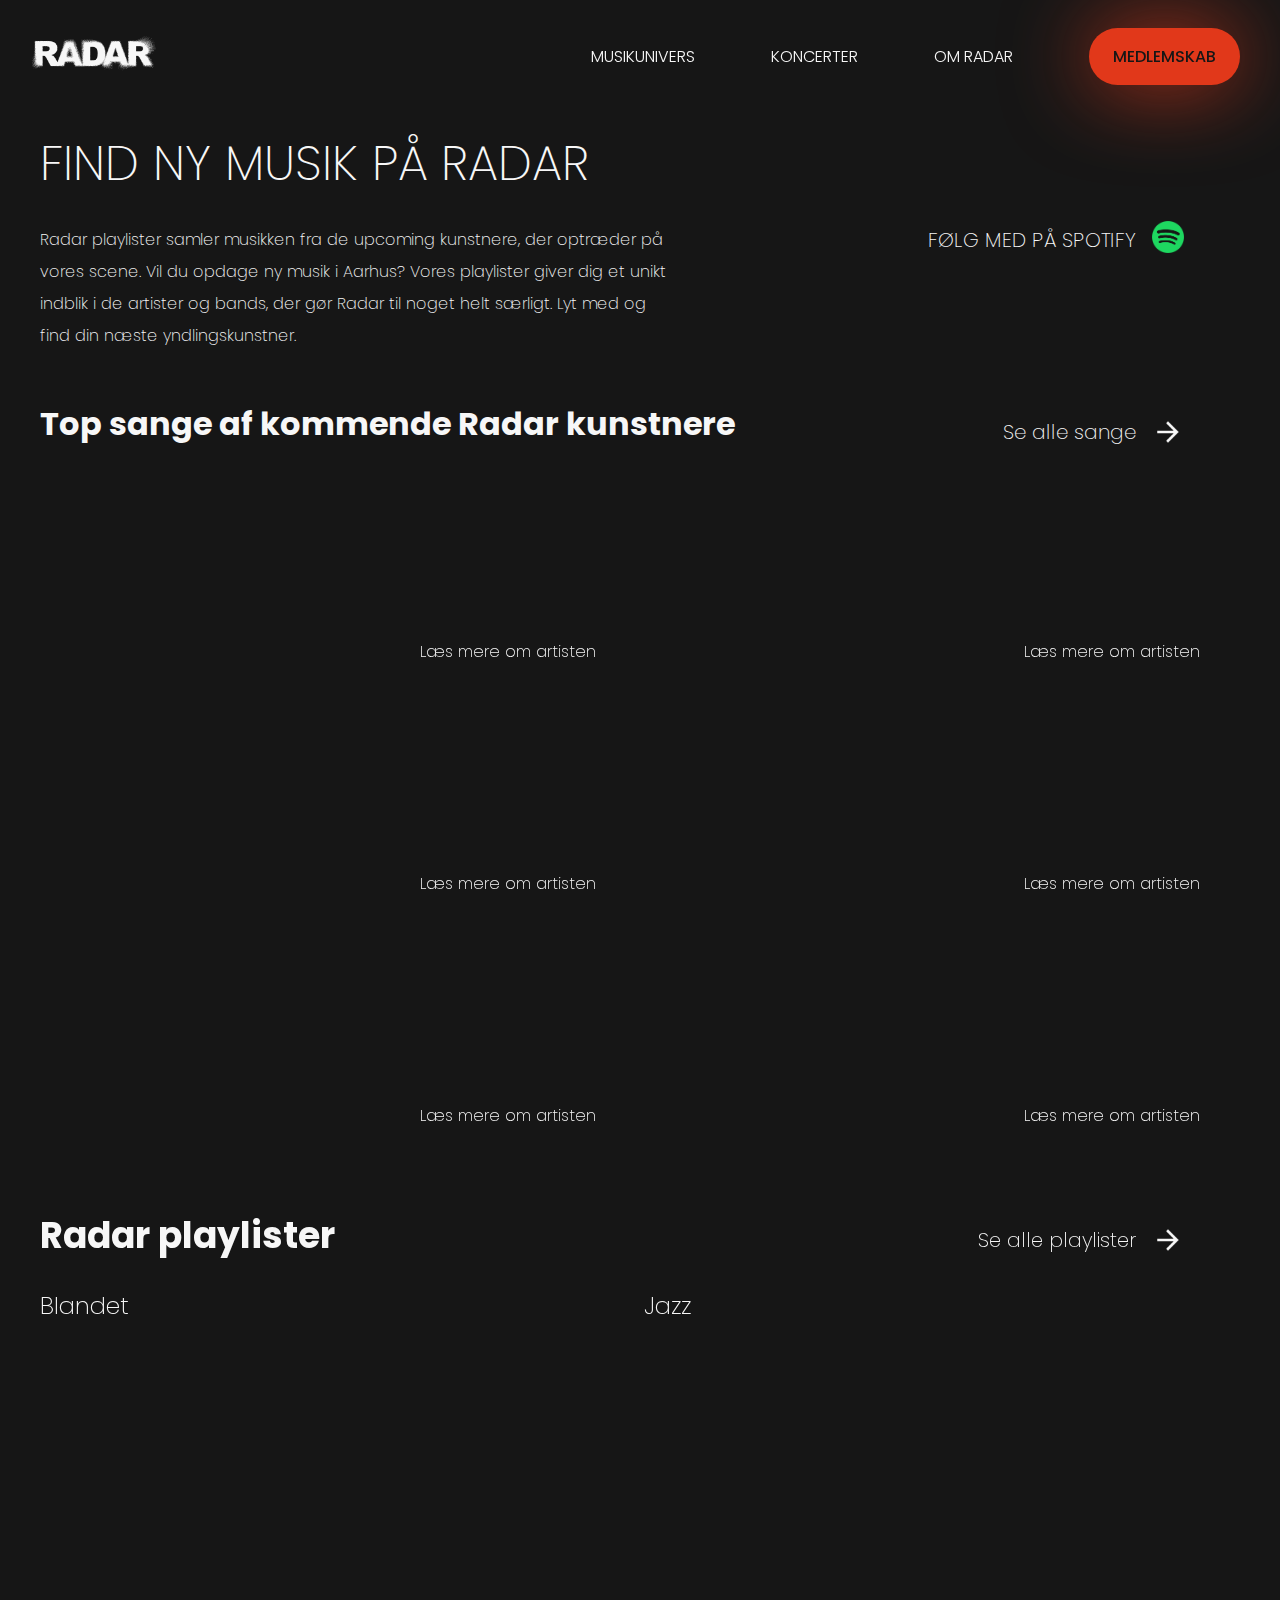
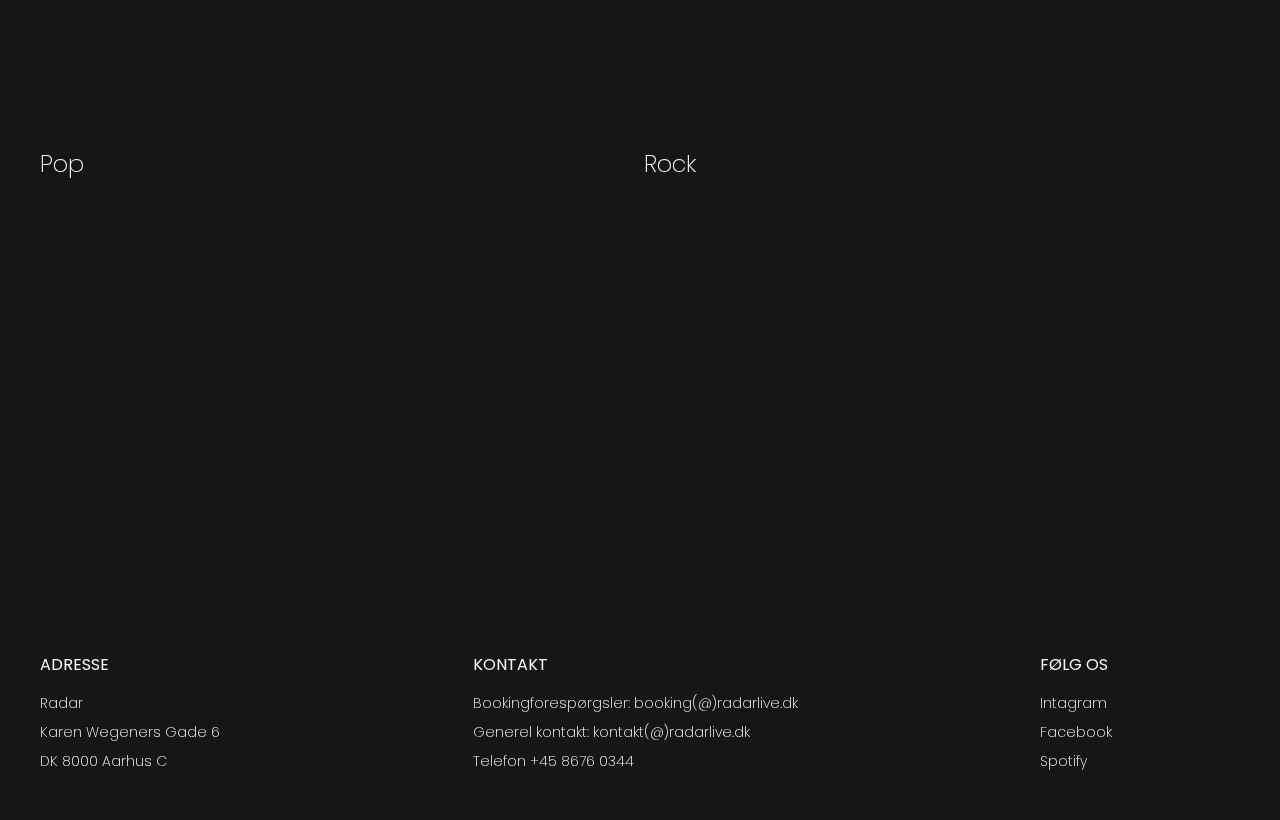
<file: playlister.html>
<!DOCTYPE html>
<html lang="da">
<head>
    <meta charset="UTF-8">
    <meta name="viewport" content="width=device-width, initial-scale=1.0">
    <meta name="author" content="Malou Bonde Stoustrup">
    <meta name="description" content= "Opdag ny musik med Radars playlister. Lyt til upcoming kunstnere og bands, der optræder på vores scene i Aarhus. Find din næste yndlingskunstner her!">
    <meta name="keywords" content="Radar playlister, opdag ny musik Aarhus, upcoming kunstnere, opdag ny musik, alternative playlister, Aarhus bands, musikscene Aarhus, lyt til Radar artister, playlister med upcoming bands, nichemusik Aarhus">

    <title>Radar Playlister</title>

    <link rel="preconnect" href="https://fonts.googleapis.com">
    <link rel="preconnect" href="https://fonts.gstatic.com" crossorigin>
    <link href="https://fonts.googleapis.com/css2?family=Josefin+Sans:ital,wght@0,100..700;1,100..700&family=Jost:ital,wght@0,100..900;1,100..900&family=Poppins:ital,wght@0,100;0,200;0,300;0,400;0,500;0,600;0,700;0,800;0,900;1,100;1,200;1,300;1,400;1,500;1,600;1,700;1,800;1,900&family=Work+Sans:ital,wght@0,100..900;1,100..900&family=Zilla+Slab:ital,wght@0,300;0,400;0,500;0,600;0,700;1,300;1,400;1,500;1,600;1,700&display=swap" rel="stylesheet">

    <link rel="stylesheet" href="https://cdnjs.cloudflare.com/ajax/libs/font-awesome/6.7.1/css/all.min.css" integrity="sha512-5Hs3dF2AEPkpNAR7UiOHba+lRSJNeM2ECkwxUIxC1Q/FLycGTbNapWXB4tP889k5T5Ju8fs4b1P5z/iB4nMfSQ==" crossorigin="anonymous" referrerpolicy="no-referrer">

    <link rel="icon" href="billeder/favicon.webp" type="image/x-icon">

    <link rel="stylesheet" href="css/navbar.css">
    <link rel="stylesheet" href="css/playlister.css">
    <link rel="stylesheet" href="css/footer.css">
    
</head>

<body>
    <header>
        <nav class="nav-container">
            <article class="nav-logo">
                <a href="index.html"><img src="billeder/logo.webp" alt="Radar logo"></a>
            </article>

            <!-- checkbox-->
            <input type="checkbox" id="sidebar-active">
            <label for="sidebar-active">
                <svg class="open-sidebar-button" xmlns="http://www.w3.org/2000/svg" height="40px" viewBox="0 -960 960 960" width="40px" fill="#f7f7f7"><path d="M120-240v-80h720v80H120Zm0-200v-80h720v80H120Zm0-200v-80h720v80H120Z"/></svg>
            </label>

            <article class="nav-links-container">
                <label for="sidebar-active">
                    <svg class="close-sidebar-button" xmlns="http://www.w3.org/2000/svg" height="40px" viewBox="0 -960 960 960" width="40px" fill="#f7f7f7"><path d="m256-200-56-56 224-224-224-224 56-56 224 224 224-224 56 56-224 224 224 224-56 56-224-224-224 224Z"/></svg>
                </label>

                <ul class="nav-links">
                    <li class="nav-link-item hvid"><a href="#">MUSIKUNIVERS <i class="fa-solid fa-chevron-down"></i></a>
                        <ul class="dropdown-menu">
                            <li class="dropdown-menu-item"><a href="playlister.html">Playlister</a></li>
                            <li class="dropdown-menu-item"><a href="#">Artistprofiler</a></li>
                            <li class="dropdown-menu-item"><a href="#">Podcasts</a></li>
                            <li class="dropdown-menu-item"><a href="#">Oplevelser fra gæster</a></li>
                        </ul>
                    </li>
                    
                    <li class="nav-link-item hvid"><a href="#">KONCERTER <i class="fa-solid fa-chevron-down"></i></a>
                        <ul class="dropdown-menu">
                            <li class="dropdown-menu-item"><a href="koncertprogram.html">Koncertprogram</a></li>
                            <li class="dropdown-menu-item"><a href="#">Tideligere koncerter</a></li>
                        </ul>
                    </li>

                    <li class="nav-link-item hvid"><a href="#">OM RADAR <i class="fa-solid fa-chevron-down"></i></a>
                        <ul class="dropdown-menu">
                            <li class="dropdown-menu-item"><a href="#">Radars betydning</a></li>
                            <li class="dropdown-menu-item"><a href="#">Bliv frivillig</a></li>
                            <li class="dropdown-menu-item"><a href="#">Vores partnere</a></li>
                            <li class="dropdown-menu-item"><a href="#">Find os på</a></li>
                        </ul>
                    </li>
                    <li class="nav-link-item orange-knap"><a href="medlemskab.html">MEDLEMSKAB</a></li>
                </ul>
            </article>
        </nav>
    </header>

    <main>
        <section class="intro-grid">
            <article class="intro-text">
            <h1>FIND NY MUSIK PÅ RADAR</h1>
            <p>Radar playlister samler musikken fra de upcoming kunstnere, der optræder på vores scene. Vil du opdage ny musik i Aarhus? Vores playlister giver dig et unikt indblik i de artister og bands, der gør Radar til noget helt særligt. Lyt med og find din næste yndlingskunstner.</p>
            </article>

            <article class="spotify">
                <p>FØLG MED PÅ SPOTIFY</p>
                <a href="https://open.spotify.com/user/radarlive" target="_blank" rel="noopener noreferrer">
                    <img class="spotify-icon" src="billeder/playlister/spotify-logo.webp" alt="Spotify logo">
                </a>
            </article>

        </section>

        <section class="sange-overskrift-grid">
            <article class="sange-overskrift">
                <h2 class="overskrift-sange">Top sange af kommende Radar kunstnere</h2>
            </article>
            
            <article class="se-sange">
                    <p>Se alle sange</p>
                    <img class="arrow-icon" src="billeder/arrow.webp" alt="Pil">
            </article>
        </section>

        <section class="sange-grid">
           
            <article class="sang">
                <iframe class="spotify-box" src="https://open.spotify.com/embed/track/3ZEPcSMeVRHX93dd4t06kV?utm_source=generator&theme=0" height="152" allowfullscreen="" allow="autoplay; clipboard-write; encrypted-media; fullscreen; picture-in-picture" loading="lazy"></iframe>
                <p>Læs mere om artisten</p>
            </article>
            
            <article class="sang">
                <iframe class="spotify-box" src="https://open.spotify.com/embed/track/0JGftK5JvJngdGONPaVeql?utm_source=generator&theme=0" height="152" allowfullscreen="" allow="autoplay; clipboard-write; encrypted-media; fullscreen; picture-in-picture" loading="lazy"></iframe>
                <p>Læs mere om artisten</p>
            </article>

            <article class="sang">
                <iframe class="spotify-box" src="https://open.spotify.com/embed/track/1rc1butXPjPJnAR2LVJWvv?utm_source=generator&theme=0" height="152" allowfullscreen="" allow="autoplay; clipboard-write; encrypted-media; fullscreen; picture-in-picture" loading="lazy"></iframe>
                <p>Læs mere om artisten</p>
            </article>
            
            <article class="sang">
                <iframe class="spotify-box" src="https://open.spotify.com/embed/track/1oXX9rGvSBaZcYUTPoW9jP?utm_source=generator&theme=0" height="152" allowfullscreen="" allow="autoplay; clipboard-write; encrypted-media; fullscreen; picture-in-picture" loading="lazy"></iframe>
                <p>Læs mere om artisten</p>
            </article>
            
            <article class="sang">
                <iframe class="spotify-box" src="https://open.spotify.com/embed/track/0iClyK7quY5fWeqefdZu6M?utm_source=generator&theme=0" height="152" allowfullscreen="" allow="autoplay; clipboard-write; encrypted-media; fullscreen; picture-in-picture" loading="lazy"></iframe>
                <p>Læs mere om artisten</p>
            </article>
            
            <article class="sang">
                <iframe class="spotify-box" src="https://open.spotify.com/embed/track/00FjPtTqy9JtPsjwVJMRxw?utm_source=generator&theme=0" height="152" allowfullscreen="" allow="autoplay; clipboard-write; encrypted-media; fullscreen; picture-in-picture" loading="lazy"></iframe>
                <p>Læs mere om artisten</p>
            </article>

        </section>

        <section class="playlister-overskrift-grid">
            <article class="playlister-overskrift">
                <h2>Radar playlister</h2>
            </article>
            
            <article class="se-playlister">
                    <p>Se alle playlister</p>
                    <img class="arrow-icon" src="billeder/arrow.webp" alt="Pil">
            </article>
        </section>

        <section class="playlister-grid">
           
            <article class="playliste">
                <p>Blandet</p>
                <iframe class="spotify-box" src="https://open.spotify.com/embed/playlist/5WRUFols23CNJ4hFfS1WTi?utm_source=generator" height="352" allowfullscreen="" allow="autoplay; clipboard-write; encrypted-media; fullscreen; picture-in-picture" loading="lazy"></iframe>
            </article>
            
            <article class="playliste">
                <p>Jazz</p>
                <iframe class="spotify-box" src="https://open.spotify.com/embed/playlist/24rE4JlNnGtL7NtgUJljhz?utm_source=generator" height="352" allowfullscreen="" allow="autoplay; clipboard-write; encrypted-media; fullscreen; picture-in-picture" loading="lazy"></iframe>
            </article>

            <article class="playliste">
                <p>Pop</p>
                <iframe class="spotify-box" src="https://open.spotify.com/embed/playlist/5JjDbXmzAUUP5Sj0zMUHHT?utm_source=generator" height="352" allowfullscreen="" allow="autoplay; clipboard-write; encrypted-media; fullscreen; picture-in-picture" loading="lazy"></iframe>
            </article>
            
            <article class="playliste">
                <p>Rock</p>
                <iframe class="spotify-box" src="https://open.spotify.com/embed/playlist/6zY4YceT4cG9NZGbyQ4nmO?utm_source=generator" height="352" allowfullscreen="" allow="autoplay; clipboard-write; encrypted-media; fullscreen; picture-in-picture" loading="lazy"></iframe>
            </article>

        </section>
    </main>


    <footer>
        <article class="adresse">
            <h4>ADRESSE</h4>
            <ul>
                <li>Radar</li>
                <li>Karen Wegeners Gade 6</li>
                <li>DK 8000 Aarhus C</li>
            </ul>
        </article>

        <article class="kontakt">
            <h4>KONTAKT</h4>
            <ul>
                <li>Bookingforespørgsler: booking(@)radarlive.dk</li>
                <li>Generel kontakt: kontakt(@)radarlive.dk</li>
                <li>Telefon +45 8676 0344</li>
            </ul>
        </article>

        <article class="følg-os">
            <h4>FØLG OS</h4>
            <ul>
                <li><a href="https://www.instagram.com/radarlive/" target="_blank" rel="noopener noreferrer">Intagram</a></li>
                <li><a href="https://www.facebook.com/radarlive" target="_blank" rel="noopener noreferrer">Facebook</a></li>
                <li><a href="https://open.spotify.com/user/radarlive" target="_blank" rel="noopener noreferrer">Spotify</a></li>
            </ul>
        </article>

    </footer>

</body>
</html>
</file>
<file: css/navbar.css>
* {
    margin: 0;
    padding: 0;
    box-sizing: border-box;
}

:root {
    --primary-color:#161616;
    --secondary-color: #f7f7f7;
    --contrast-color: #E1381A;
}


body{
    width: 100vw;
    color: var(--secondary-color);
    font-family: Poppins;
}

.nav-container {
    position: fixed;
    width: 100%;
    display: flex;
    justify-content: space-between;
    align-items: center;
    padding-left: 1rem;
    padding-right: 1rem;
}

.nav-links-container {
    padding: 16px 0;
    height: 100%;
    width:100%;
    display: flex;
    flex-direction: column;
    align-items: flex-end;
}

.nav-container .nav-links-container .nav-links a {
    height: 100%;
    display: flex;
    align-items: center;

}

#sidebar-active {
    display: none;
}

.open-sidebar-button, .close-sidebar-button {
    display: none;
}

.nav-logo {
    width: 170px;
    padding: 1rem 0;
}

.nav-logo img {
    width: 100%;
    object-fit: cover;
}

.nav-links {
    list-style: none;
}
.nav-links > .nav-link-item {
    display: inline-block;
    margin: 0 24px;
    position: relative;
}
.nav-links > .nav-link-item > a {
    text-decoration: none;
    display: flex;
    padding: 16px 0;
    transition: 0.3s ease;
    align-items: center;
}

.hvid > a {
    color: var(--secondary-color);
    font-weight: 300;
}

.nav-links > .nav-link-item:hover > a {
    font-weight: 600;
}

.nav-link-item > a > .fa-chevron-down {
    display: inline-block;
    height: 16px;
    width: 16px;
    margin-left: 8px;
    transition: 0.3s ease;
    pointer-events: none;
    color:var(--secondary-color);
}

.nav-link-item:hover > a > .fa-chevron-down {
    transform:rotate(-180deg);
}

.nav-links > .nav-link-item > .dropdown-menu { 
    width: 200px;
    position: absolute;
    top: 80%;
    left: -16px;
    border-radius: 10px;
    overflow: hidden;
    background-color: #161616aa; /* Semi-transparent sort */
    backdrop-filter: blur(8px);
    transform: translateY(0);
    transition: 0.5s ease;
    visibility: hidden;
    opacity: 0;

}

.nav-links > .nav-link-item:hover > .dropdown-menu { 
    visibility: visible;
    opacity: 1;
}

.nav-links > .nav-link-item > .dropdown-menu > .dropdown-menu-item { 
    list-style: none;

}

.nav-links > .nav-link-item > .dropdown-menu > .dropdown-menu-item > a { 
   text-decoration: none;
   display: block;
   color: var(--secondary-color);
   font-weight: 100;
   transition: 0.5s ease;
   padding: 16px;

}

.nav-links > .nav-link-item > .dropdown-menu > .dropdown-menu-item > a:hover { 
    font-weight: 600;
}

.orange-knap {
    background: var(--contrast-color);
    border-radius: 2.8rem;
    padding: 0rem 1.5rem;
    mix-blend-mode: normal;
    filter: drop-shadow(0 0 43px #e1381ad9);
}

.orange-knap a {
    color: var(--primary-color);
    font-weight: 500;
}

@media(max-width: 480px) {
    .nav-logo {
        width: 120px;
        padding: 1rem 0;
    }

    .nav-container {
        padding-left: 0.5rem;
        padding-right: 0.5rem;
    }
}


@media(max-width:991px) {
    

    .nav-container .nav-links-container {
        flex-direction: column; /* Sørg for at punkterne er lodret arrangeret */
        align-items: flex-start; /* Juster punkterne til højre */
        padding: 1rem; /* Giv lidt padding for spacing */
        background-color: #161616d1;
        backdrop-filter: blur(20px);
        
        position: fixed;
        top: 0; 
        right: -100%;
        z-index: 10;
        width: 300px;

        transition: 0.5s ease-out;
    }

    .nav-container .nav-links-container .nav-links a {
        box-sizing: border-box;
        height: auto;
        width: 100%;
        padding: 20px 0;
    }

    .open-sidebar-button, .close-sidebar-button {
        margin: 20px;
        display: block;
    }

    #sidebar-active:checked ~ .nav-links-container {
        right: 0;
    }

    .nav-container > .nav-links-container > .nav-links > .nav-link-item {
        width:100%;
        
    }

    .nav-container > .nav-links-container > .nav-links > .nav-link-item > .dropdown-menu {
        max-height: 0;
        position: relative;
        width:100%;
        overflow: hidden;
        transition: 0.7s ease;
        background-color: transparent;
        backdrop-filter: none;
    }

    .nav-container > .nav-links-container .nav-links > .nav-link-item:hover > .dropdown-menu {
        max-height: 250px;
        
    }
    
    .orange-knap {
        background: none;
        border-radius: 0;
        padding: 0;
    }
    .orange-knap a {
        color: var(--secondary-color);
    }

    .nav-logo img {
        width: 90%;
        object-fit: cover;
    }

}
</file>
<file: css/style.css>
* {
    margin:0;
    padding: 0;
    box-sizing: border-box;
    font-family: "Poppins";
}

:root {
    --primary-color:#161616;
    --secondary-color: #f7f7f7;
    --contrast-color: #E1381A;
}

/* generel styling*/

body{
    background-color: var(--primary-color);
    color: var(--secondary-color);
}

main {
    margin-left: 2.5rem;
    margin-right: 2.5rem;
    margin-bottom: 1rem;
    padding-top: 8rem;
}

/* intro */

.grid-container-1 {
    display: grid;
    grid-template-areas:
    "overskrift-area image-area"
    "text-area image-area";
    grid-template-columns: 1fr 1fr; /* To lige store kolonner */
    grid-template-rows: auto 1fr;
    gap: 2rem; /* Afstand mellem kolonner */
    padding-bottom: 3.5rem;
}

.to-billeder {
    width: 100%;
    height: auto;
    margin-top: -4rem;
    align-self: center; 
}

.intro-image {
    grid-area: image-area;
    align-self: center;
}

.intro-overskrift {
    grid-area: overskrift-area;
}

.velkommen-text {
    grid-area: text-area;
}

h1 {
    grid-area: overskrift-area;
    font-weight: 400;
    font-size: 4.5rem;
    line-height: 5rem;
    max-width: 100%;
}

.text {
    line-height: 2rem;
}

.intro-text {
    font-weight: 200;
    font-size: 1rem;
}

.quote {
    font-family: "Poppins";
    font-size: 1.25rem;
    font-weight: 100;
    font-style: italic;
    padding-top: 2.5rem;
}

.guest-link {
    padding-top: 2rem;
    font-size: 1rem;
    font-weight: 200;
}

.link {
    font-weight: 600;
    text-decoration: none;
    color: var(--secondary-color);
    transition: 0.4s ease;
}

.link:hover {
    color: var(--contrast-color);
}

/* infographic  */

.infographic-billede {
    width: 100%;
    height: auto;
    object-fit: contain;
    padding: 3.5rem 0;
}


/* gaveidé */

.collage {
    width: 90%;
    height: auto;
}

.grid-container-2 {
    display: grid;
    grid-template-areas:
    "collage-area overskrift-area"
    "collage-area text-area";
    grid-template-columns: 1fr 1fr; 
    grid-template-rows: auto 1fr;
    column-gap: 3rem; 
    row-gap: 1rem;
    padding: 3.5rem 0;
}

.gaveide-overskrift {
    grid-area: overskrift-area;
}

.gaveide-text {
    grid-area: text-area;
    font-weight: 200;
    max-width: 80%;
}

.gaveide-image {
    grid-area: collage-area;
    align-self: center; 
}

h2 {
    font-size: 4rem;
    line-height: 5rem;
}

/* koncert */

.koncert-billede {
    width: 70%;
    height: auto;
    padding: 2rem 0;
}

h3 {
    font-size: 2.5rem;
    padding: 1.5rem 0;
    line-height: 4rem;
}

.koncertoplevelser {
    padding: 3.5rem 0;
}
.light {
    font-weight: 200;
}

.koncert-overskrift {
    padding-bottom: 1.5rem;
}

.koncertoplevelser p {
    max-width: 85%;
}

/* styling af mobile enheder */

@media (max-width: 480px) {

    main {
        margin-left: 1.5rem;
        margin-right: 1.5rem;
        margin-bottom: 1rem;
        padding-top: 5rem;
    }

    /*intro*/

    .grid-container-1 {
        display: grid;
        grid-template-columns: 1fr;
        grid-template-areas:
        "overskrift-area"
        "image-area"
        "text-area";
        padding-bottom: 2rem;
    }

    h1 {
        font-size: 2rem;
        line-height: 3rem;
    }

    .text {
        padding: 1rem 0;
    }

    .intro-text, .guest-link, .koncert-text, .gaveide-text, koncert-highlight {
        font-size: 1rem;
    }

    .quote {
        font-size: 1rem;
    }

    .infographic {
        display: none;
    }

    .grid-container-2 {
        display: grid;
        grid-template-columns: 1fr; 
        grid-template-areas:
        "overskrift-area"
        "collage-area"
        "text-area";
        row-gap: 1rem;
        padding: 2rem 0;
    }

    .overskrift-gave {
        font-size: 2rem;
        line-height: 3rem;
    }

    .gaveide-text {
        max-width: 100%;
    }

    .koncert-overskrift {
        font-size: 2rem;
        line-height: 3rem;
    }

    .koncertoplevelser {
        padding: 2rem 0;

    }

    .koncertoplevelser p {
        max-width: 100% ;
    }

    .highlight-overskrift {
        font-size: 1.5rem;
        line-height: 2.5rem;
        padding-bottom: 1rem;
    }

    .linjeskift {
        display: none;
    }

    .koncert-billede {
        width: 100%;
        height: auto;
        padding: 1rem 0;
    }
}

/* styling af ipgads og små skærme*/
@media (min-width: 480px) and (max-width: 1024px) {

    main {
        padding-top: 7rem;
    }
    /* intro */

    .grid-container-1 {
        display: grid;
        grid-template-columns: 1fr;
        grid-template-areas:
        "overskrift-area"
        "image-area"
        "text-area";
        padding-bottom: 2.5rem;
    }

    h1 {
        font-size: 4rem;
        line-height: 5rem;
    }
    .intro-image {
        display: flex;
        justify-content: center;
    }

    .to-billeder {
        width: 70%;
        height: auto;
    }

    .intro-text, .guest-link, .koncert-text, .gaveide-text, koncert-highlight {
        font-size: 1rem;
        line-height: 2rem;
    }

    .quote {
        font-size: 1.25rem;
        line-height: 2rem;
    }

    /* gaveidé */

    .grid-container-2 {
        display: grid;
        grid-template-columns: 1fr; 
        grid-template-areas:
        "overskrift-area"
        "collage-area"
        "text-area";
        row-gap: 1rem;
        padding: 2.5rem 0;

    }

    .overskrift-gave {
        font-size: 3.5rem;
    }

    .collage {
        width: 70%;
        height: auto;
    }

    .linjeskift {
        display: none;
    }

    .gaveide-text {
        grid-area: text-area;
        font-weight: 200;
        max-width: 100%;
    }


    .koncert-billede {
        padding-bottom: 0rem;
    }

}
</file>
<file: css/footer.css>
* {
    margin:0;
    padding:0;
    box-sizing: border-box;
}

:root {
    --primary-color:#161616;
    --secondary-color: #f7f7f7;
    --contrast-color: #E1381A;
}

footer {
    display: grid;
    grid-template-areas:
    "venstre midten højre";
    grid-template-columns: 1.5fr 2fr 0.75fr; /* Tre lige store kolonner */
    gap: 2rem; /* Afstand mellem kolonnerne */
    background-color: var(--primary-color); /* Mørk baggrund */
    color: #f7f7f7; /* Lys tekstfarve */
    margin-left: 2.5rem;
    margin-right: 2.5rem;
    margin-bottom: 2.5rem;
}

.adresse {
    grid-area: venstre;
}

.kontakt {
    grid-area: midten;
}

.følg-os {
    grid-area: højre;
}

footer h4 {
    font-size: 16px;
    font-weight: 400;
    margin-bottom: 1rem;
    text-transform: uppercase; /* Gør teksten til store bogstaver */
}

footer ul {
    list-style: none; /* Fjern bullet points */
    padding: 0;
}

footer li {
    font-size: 14px;
    font-weight: 200;
    margin-bottom: 0.5rem;
}

footer a {
    color: #f7f7f7;
    text-decoration: none; /* Fjern understregning */
    transition: color 0.3s ease;
}

footer a:hover {
    color: #E1381A; /* Accentfarve ved hover */
}


@media (max-width: 600px) {
    footer {
        margin: 1.5rem;
        grid-template-columns: 1fr; /* Skift til én kolonne */
        grid-template-areas: 
            "venstre"
            "midten"
            "højre"; /* Definer områder i én kolonne */
    }

    footer h4 {
        font-size: 14px;
    }

    footer li {
        font-size: 12px;
    }

}

@media (min-width: 600px) and (max-width: 1024px) {
    footer {
        margin-left: 2.5rem;
        margin-right: 2.5rem;
        margin-bottom: 2.5rem;
    }
}
</file>
<file: css/koncertprogram.css>
* {
    margin:0;
    padding: 0;
    box-sizing: border-box;
    font-family: "Poppins";
}

:root {
    --primary-color:#161616;
    --secondary-color: #f7f7f7;
    --contrast-color: #E1381A;
}

body {
    background-color: var(--primary-color);
}

main {
    margin-left: 2.5rem;
    margin-right: 5rem;
    margin-bottom: 1rem;
    padding-top: 7rem;
}

/* intro */

h1 {
    font-size: 3rem;
    font-weight: 200;
}

.program-header p {
    max-width: 42rem;
    line-height: 2rem;
    font-weight: 100;
    padding-top: 0.5rem;
    font-size: 1rem;
}
/* Overskrift-grid */

.overskrift-grid {
        display: grid;
        grid-template-columns: 1.5fr 0.5fr; 
        gap: 3rem;
        justify-content: space-between;
    }

.filter-icon {
    width: 2.25rem;
    height: 1.75rem;
    margin-bottom: 1.5rem;
}

.icon-box {
    display: flex;
    justify-content: flex-end;
    align-items: flex-end;
}

h2 {
    font-size: 6rem;
}

/* koncert grid */

.concert-grid {
    display: grid;
    grid-template-columns: repeat(4, minmax(0, 1fr));
    gap: 1.5rem;
}

.concert img {
    aspect-ratio: 1/1;
    width: 100%;
    height: auto;
    object-fit: cover;
}

.space {
    padding-top: 1.5rem;
}

.concert {
    transition: transform 0.3s ease;
}

.concert:hover {
    transform: scale(1.05); /* Forstørrer boksen med 10% */
}

/*koncert info*/

.genre {
    font-weight: 100;
}

.concert-name {
text-transform: uppercase;
font-size: 1.5rem;
}

.date {
    font-size: 1.25rem;
    font-weight: 300;

}
.text-wrapper {
    word-wrap: break-word; /* Bryder ord */
    overflow-wrap: break-word;
}

/*box til forslag*/

.container-til-boks {
    display: flex;
    justify-content: center;

}
.suggestions-box {
    margin: 4rem 0;
    padding: 3rem 4rem;
    text-align: center; 
    border: 2px solid var(--secondary-color);
    max-width: 500px; /* Gør boksen ikke for bred */
    color: var(--secondary-color); 
}

.input-container {
    display: flex;
    align-items: center;
    border-bottom: 2px solid var(--secondary-color); /* Understregning */
    padding: 0.5rem 0;
}

.pil {
    width: 2rem;
    height: 2rem;
}

.input-container input {
    flex:1;
    border: none;
    background: none;
    color: var(--secondary-color); 
    font-size: 1.25rem;
    font-weight: 300;
}

.input-container input::placeholder {
    color: var(--secondary-color); /* Placeholder farve */
    opacity: 0.7;
}

.input-container button {
    border: none;
    background: none;
    cursor: pointer;
    display: flex;
    align-items: center;
}

.input-container button:hover .pil {
    transform: translateX(5px);
}

.forslag-overskrift {
    font-size: 2.25rem;
    font-weight: 200;
}


@media (max-width: 600px) {

    main {
        margin-left: 1.5rem;
        margin-right: 1.5rem;
        margin-bottom: 1rem;
        padding-top: 5rem;
    }

    h1 {
        font-size: 2rem;
    }

    /* Overskrift-grid */

    .overskrift-grid {
        display: grid;
        grid-template-columns: 1fr 0.25fr;
        gap: 2rem;
    }

    .filter-icon {
    width: 1.25rem;
    height: 1rem;
    }

    h2 {
        font-size: 2.8rem;
    }

    /* koncert grid */

    .concert img {
        aspect-ratio: 1/1;
        width: 100%;
        height: auto;
    }

    .concert-grid {
        display: grid;
        grid-template-columns: repeat(2, minmax(0, 1fr));
        gap: 1rem;
    }

    .space {
        padding-top: 1.5rem;
    }

    .concert-name {
        font-size: 1.2rem;
    }

    .genre {
        font-size: 0.8rem;
    }

    .date {
        font-size: 1rem;
    }

    /*box til forslag*/

    .suggestions-box {
        padding: 3rem 2.5rem;
    }

    .forslag-overskrift {
        font-size: 1.6rem;
    }

    .input-container input {
        font-size: 1rem;
    }
    
    .pil {
        width: 1.5rem;
        height: 1.5rem;
    }

}

@media (min-width: 600px) and (max-width: 1024px) {
    
    /* koncert grid */

    .concert-grid {
        display: grid;
        grid-template-columns: repeat(3, minmax(0, 1fr));
        gap: 1rem;
    }

    h2 {
        font-size: 4.5rem;
    }

    /* koncert grid */


    .space {
        padding-top: 1.5rem;
    }

    .concert-name {
        font-size: 1.2rem;
    }

    /*box til forslag*/

    .suggestions-box {
        padding: 3rem 2.5rem;
    }

    .forslag-overskrift {
        font-size: 2rem;
    }

    .input-container input {
        font-size: 1.1rem;
    }
    
    .pil {
        width: 1.5rem;
        height: 1.5rem;
    }

}
</file>
<file: css/medlemskab.css>
* {
    margin: 0;
    padding: 0;
    box-sizing: border-box;
    font-family: "Poppins";
}


:root {
    --primary-color:#161616;
    --secondary-color: #f7f7f7;
    --contrast-color: #E1381A;
}

body {
    background-color: var(--primary-color);
}

main {
    margin-left: 2.5rem;
    margin-right: 5rem;
    margin-bottom: 1rem;
    padding-top: 7rem;
    text-align: center;
}

p {
    line-height: 2rem;
}


.membership-section {
    max-width: 60rem; 
}

h1 {
    font-size: 4.2rem;
    font-weight: 700;
    line-height: 5.5rem;
}

.medlemskab-description {
    font-size: 1rem;
    font-weight: 100;
    margin-bottom: 2rem;
    margin-top: 1rem;
}

.medlemskab-box {
    border: 2px solid var(--secondary-color);
    padding: 2rem;
    margin: 2rem auto;
    text-align: center;
    max-width: 30rem;
}

strong {
    font-size: 2.5rem;
    font-weight: 500;
}

.pris {
    font-weight: 100;
    font-size: 1.5rem;
    padding-left: 0.5rem;
}

.medlemskab-box p {
    font-size: 1rem;
    font-weight: 200;
    margin-bottom: 0.8rem;
}

.orange {
    color: var(--contrast-color);
}

.cta-button {
    background: none; /* Fjern baggrundsfarve */
    color: var(--secondary-color); /* Hvid tekst */
    font-size: 1.5rem;
    font-weight: 500;
    padding-top: 1rem;
    border: none;
    position: relative;
    cursor: pointer;
    transition: 0.3s ease;
}

.cta-button::after {
    content: ""; /* Tilføjer en linje */
    display: block;
    width: 100%; /* Fuldt udstrakt linje */
    height: 2px; /* Tykkelse på linjen */
    background-color: var(--secondary-color); /* Hvid farve til linjen */
    margin-top: 0.3rem; /* Afstand mellem tekst og linje */
    transition: 0.3s ease;
}

.cta-button:hover {
    color: var(--contrast-color); /* Rød farve ved hover */
    transform: scale(1.1);
}

.cta-button:hover::after {
    background-color: var(--contrast-color); /* Rød farve til linjen ved hover */
    transform: scale(1.1);
}
.details-box {
    display: flex;
    justify-content: center;
}

.detaljer {
    display:flex;
    justify-content: center;
    max-width: 40rem;
}
.detaljer p {
    font-size: 0.9rem;
    font-weight: 100;
    margin: 4rem 0;
}

@media (max-width: 480px) {
    main {
        margin-left: 1.5rem;
        margin-right: 1.5rem;
        margin-bottom: 1rem;
        padding-top: 5rem;
    }

    h1 {
        font-size: 2.5rem;
        line-height: 3.5rem;

    }
    .brud {
        display: none;
    }

    strong {
        font-size: 2rem;
    }

    .detaljer p {
        margin-top: 1rem;
        margin-bottom: 2rem;
    }

}

@media (min-width: 480px) and (max-width: 1024px) { 
    
    h1 {
        font-size: 3.5rem;
        line-height: 5rem;

    }

    .detaljer p {
        margin-top: 2rem;
        margin-bottom: 3rem;
    }

    .brud {
        display: none;
    }
    
}
</file>
<file: css/playlister.css>
* {
    margin: 0;
    padding: 0;
    box-sizing: border-box;
}

:root {
    --primary-color:#161616;
    --secondary-color: #f7f7f7;
    --contrast-color: #E1381A;
}

body {
    background-color: var(--primary-color);

}

main {
    margin-left: 2.5rem;
    margin-right: 5rem;
    margin-bottom: 1rem;
    padding-top: 8rem;
}

/* intro */

h1 {
    font-size: 3rem;
    font-weight: 200;
}

.intro-text p {
    font-size: 1rem;
    font-weight: 200;
    max-width: 40rem;
    line-height: 2rem;
    padding-top: 1.5rem;
}

.intro-grid {
    display: grid;
    grid-template-columns: 1.5fr 0.75fr; 
    gap: 3rem;
    padding-bottom: 3rem;
}

.spotify-icon {
    width: 2rem;
    height: auto;
    margin: 1rem;
    transition: 0.4s ease;
}
.spotify-icon:hover {
    transform: scale(1.3);

}

.spotify {
    display: flex;
    justify-content: flex-end;
    align-items: center;
}

.spotify p {
    display: flex;
    font-size: 1.25rem;
    font-weight: 200;
}

/* sange overskrift */

.sange-overskrift-grid {
    display: grid;
    grid-template-columns: 1.5fr 0.5fr; 
    gap: 3rem;
    padding-bottom: 1rem;
}

.overskrift-sange {
    font-size: 2rem;
}

.se-sange {
    display: flex;
    justify-content: flex-end;
    align-items: center;
    transition: 0.3s ease;
}

.se-sange:hover {
    color: var(--contrast-color);
    cursor: pointer;
}

.se-sange p {
    font-size: 1.25rem;
    font-weight: 200;
}

.arrow-icon {
    width: 2rem;
    height: auto;
    margin: 1rem;
}

.arrow-icon:hover {
    cursor: pointer;
}

/* spotify grid med sange */

.sange-grid {
    display: grid;
    grid-template-columns: 1fr 1fr; 
    gap: 3rem;
    padding-bottom: 5rem;
}

.sang p {
    display: flex;
    justify-content: flex-end;
    font-weight: 200;
    transition: 0.3s ease;
}

.sang p:hover {
    font-weight: 600;
    cursor: pointer;
}

.spotify-box {
    border-radius: 12px;
    width: 100%;
    border: none;
}

/* playlister overskrift */

.playlister-overskrift-grid {
    display: grid;
    grid-template-columns: 1.5fr 0.6fr; 
    gap: 3rem;
    padding-bottom: 1rem;
}

.playlister-overskrift {
    font-size: 1.5rem;
}

.se-playlister {
    display: flex;
    justify-content: flex-end;
    align-items: center;
    transition: 0.3s ease;
}

.se-playlister:hover {
    color: var(--contrast-color);
    cursor: pointer;
}

.se-playlister p {
    font-size: 1.25rem;
    font-weight: 200;
}

.arrow-icon {
    width: 2rem;
    height: auto;
    margin: 1rem;
}


/* spotify grid med playlister */

.playlister-grid {
    display: grid;
    grid-template-columns: 1fr 1fr; 
    gap: 3rem;
    padding-bottom: 5rem;
}

.playliste p {
    font-size: 1.5rem;
    font-weight: 200;
    padding-bottom: 1rem;
}

/* CSS for mobilvisning */

@media (max-width: 600px) {

    main {
        margin-left: 1.5rem;
        margin-right: 1.5rem;
        margin-bottom: 1rem;
        padding-top: 5rem;
    }
    
    /* intro */

    h1 {
        font-size: 2rem;
    }

    .intro-grid {
        display: grid;
        grid-template-columns: 1fr;
        gap: 1rem;
        padding-bottom: 2rem;
    }

    .intro-text p {
        font-size: 1rem;
        font-weight: 200;
        max-width: 100%;
        line-height: 2rem;
        padding-top: 1.5rem;
    }

    .spotify {
        display: flex;
        justify-content: flex-start;
    }

    /* sange overskrift */

    .sange-overskrift-grid {
        display: grid;
        grid-template-columns: 1fr;
        gap: 0rem;
        padding-bottom: 1rem;
    }

    .overskrift-sange {
        font-size: 1.5rem;
        line-height: 2.5rem;
    }

    .se-sange {
        display: flex;
        justify-content: flex-start;
    }

    .se-sange p {
        font-size: 1.25rem;
        font-weight: 200;
    }

    .arrow-icon {
        width: 1.5rem;
        height: auto;
        margin: 0.5rem;
    }

    /* spotify grid med sange */

    .sange-grid {
        display: grid;
        grid-template-columns: 1fr; 
        padding-bottom: 5rem;
    }

    .sang {
        max-height: 9rem;
    }

    .sang p {
        font-size: 0.8rem;
    }

    /* playlister overskrift */

    .playlister-overskrift-grid {
        display: grid;
        grid-template-columns: 1fr;
        gap: 0rem;
        padding-bottom: 1rem;
    }

    .playlister-overskrift {
        font-size: 1.5rem;
        line-height: 2.5rem;
    }

    .se-playlister {
        display: flex;
        justify-content: flex-start;
    }

    .se-playlister p {
        font-size: 1.25rem;
        font-weight: 200;
    }

    /* spotify grid med playlister */

    .playlister-grid {
        display: grid;
        grid-template-columns: 1fr; 
        gap: 1.5rem;
        padding-bottom: 3rem;
    }

    .playliste p {
        font-size: 1.4rem;
    }

}

@media (min-width: 600px) and (max-width: 1024px) {

    .intro-grid {
        display: grid;
        grid-template-columns: 1fr;
        gap: 1rem;
        padding-bottom: 2rem;
    }

    .spotify {
        display: flex;
        justify-content: flex-start;
    }

    .sange-overskrift-grid {
        display: grid;
        grid-template-columns: 1fr; 
        gap: 1rem;
    }

}
</file>
